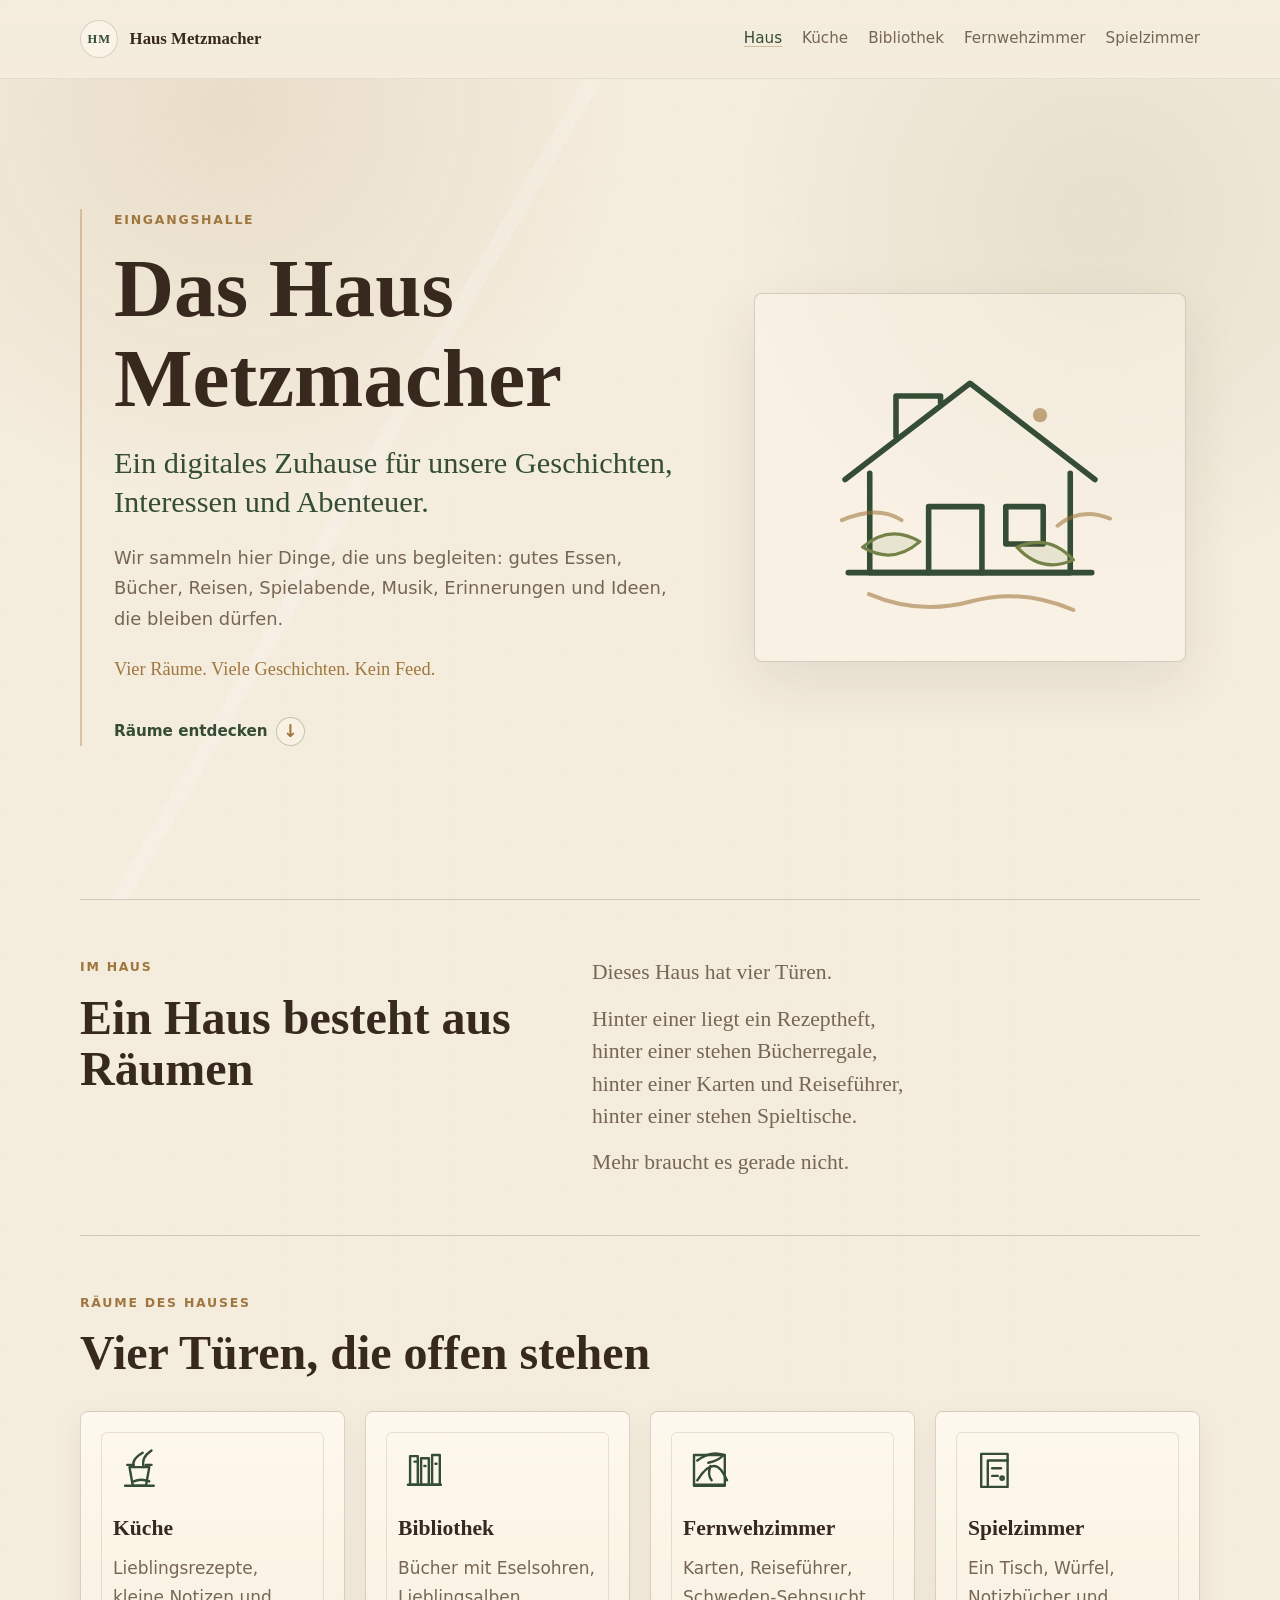
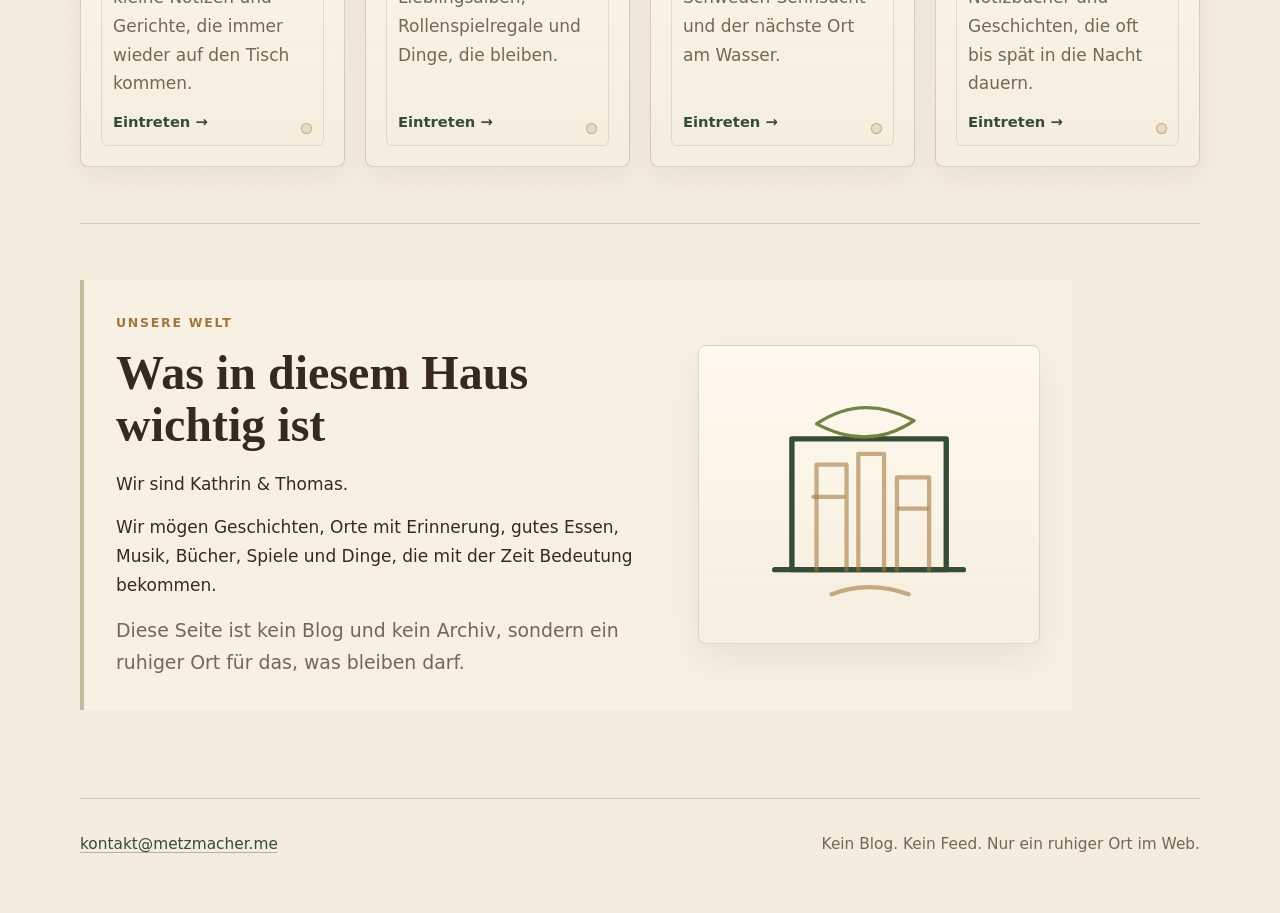
<file: index.html>
<!doctype html>
<html lang="de">
  <head>
    <meta charset="utf-8">
    <meta name="viewport" content="width=device-width, initial-scale=1">
    <meta
      name="description"
      content="Das Haus Metzmacher: ein digitales Zuhause für Geschichten, Interessen und Abenteuer von Kathrin & Thomas."
    >
    <title>Das Haus Metzmacher</title>
    <link
      rel="icon"
      href="data:image/svg+xml,%3Csvg xmlns='http://www.w3.org/2000/svg' viewBox='0 0 64 64'%3E%3Crect width='64' height='64' rx='12' fill='%23f4ecdd'/%3E%3Cpath d='M14 31 32 16l18 15v19H14z' fill='none' stroke='%23344d34' stroke-width='5' stroke-linejoin='round'/%3E%3Cpath d='M25 50V36h14v14' fill='none' stroke='%23a0763f' stroke-width='4'/%3E%3C/svg%3E"
    >
    <link rel="stylesheet" href="/styles.css">
  </head>
  <body>
    <a class="skip-link" href="#inhalt">Zum Inhalt springen</a>

    <header class="site-header" aria-label="Kopfbereich">
      <nav class="nav" aria-label="Wegweiser im Haus">
        <a class="brand" href="/" aria-label="Zur Eingangshalle">
          <span class="brand-mark" aria-hidden="true">HM</span>
          <span>Haus Metzmacher</span>
        </a>
        <ul class="nav-list">
          <li><a href="/" aria-current="page">Haus</a></li>
          <li><a href="/kueche/">Küche</a></li>
          <li><a href="/bibliothek/">Bibliothek</a></li>
          <li><a href="/fernwehzimmer/">Fernwehzimmer</a></li>
          <li><a href="/spielzimmer/">Spielzimmer</a></li>
        </ul>
      </nav>
    </header>

    <main id="inhalt">
      <section class="hero section" id="top" aria-labelledby="hero-title">
        <div class="hero-copy">
          <p class="eyebrow">Eingangshalle</p>
          <h1 id="hero-title">Das Haus Metzmacher</h1>
          <p class="subtitle">Ein digitales Zuhause für unsere Geschichten, Interessen und Abenteuer.</p>
          <p>
            Wir sammeln hier Dinge, die uns begleiten: gutes Essen, Bücher, Reisen,
            Spielabende, Musik, Erinnerungen und Ideen, die bleiben dürfen.
          </p>
          <p class="hero-note">Vier Räume. Viele Geschichten. Kein Feed.</p>
          <a class="scroll-cue" href="#haus-raeume" aria-label="Zur Einführung der Räume scrollen">
            Räume entdecken
            <span aria-hidden="true">↓</span>
          </a>
        </div>

        <div class="hero-illustration" aria-hidden="true">
          <svg viewBox="0 0 460 380" role="img" focusable="false">
            <path class="svg-line" d="M73 193 230 72l157 121" />
            <path class="svg-line" d="M104 185v125h252V185" />
            <path class="svg-line" d="M178 310v-83h67v83" />
            <path class="svg-line" d="M275 227h47v47h-47z" />
            <path class="svg-line" d="M137 139V88h56v8" />
            <path class="svg-line" d="M77 310h306" />
            <path class="svg-soft" d="M103 337c42 18 85 21 129 9s86-7 128 11" />
            <path class="svg-soft" d="M69 244c30-13 55-13 75 0" />
            <path class="svg-soft" d="M340 251c19-16 41-19 66-9" />
            <circle class="svg-dot" cx="318" cy="112" r="9" />
            <path class="svg-leaf" d="M95 278c23-20 47-22 72-7-23 20-47 22-72 7z" />
            <path class="svg-leaf" d="M360 294c-21-23-44-28-71-16 21 23 44 28 71 16z" />
          </svg>
        </div>
      </section>

      <section class="section house-intro" id="haus-raeume" aria-labelledby="house-intro-title">
        <div class="section-heading">
          <p class="eyebrow">Im Haus</p>
          <h2 id="house-intro-title">Ein Haus besteht aus Räumen</h2>
        </div>
        <div class="intro-text">
          <p>Dieses Haus hat vier Türen.</p>
          <p>
            Hinter einer liegt ein Rezeptheft,<br>
            hinter einer stehen Bücherregale,<br>
            hinter einer Karten und Reiseführer,<br>
            hinter einer stehen Spieltische.
          </p>
          <p>Mehr braucht es gerade nicht.</p>
        </div>
      </section>

      <section class="section rooms" id="raeume" aria-labelledby="rooms-title">
        <div class="section-heading">
          <p class="eyebrow">Räume des Hauses</p>
          <h2 id="rooms-title">Vier Türen, die offen stehen</h2>
        </div>

        <div class="room-grid">
          <article class="room-card">
            <a class="room-link" href="/kueche/" aria-label="Die Küche betreten">
              <div class="room-icon" aria-hidden="true">
                <svg viewBox="0 0 48 48" focusable="false">
                  <path d="M11 38h26" />
                  <path d="M15 21h18l-3 17H18z" />
                  <path d="M19 21c-2-5 1-9 8-13" />
                  <path d="M28 21c-2-6 1-11 7-15" />
                  <path d="M13 19h5" />
                  <path d="M30 19h5" />
                  <path d="M19 34c4-2 9-2 14 0" />
                </svg>
              </div>
              <h3>Küche</h3>
              <p>Lieblingsrezepte, kleine Notizen und Gerichte, die immer wieder auf den Tisch kommen.</p>
              <span class="room-enter" aria-hidden="true">Eintreten →</span>
            </a>
          </article>

          <article class="room-card">
            <a class="room-link" href="/bibliothek/" aria-label="Die Bibliothek betreten">
              <div class="room-icon" aria-hidden="true">
                <svg viewBox="0 0 48 48" focusable="false">
                  <path d="M9 37h30" />
                  <path d="M11 11h7v26h-7z" />
                  <path d="M21 13h7v24h-7z" />
                  <path d="M31 10h7v27h-7z" />
                  <path d="M15 16h2" />
                  <path d="M24 20h1" />
                  <path d="M34 18h1" />
                </svg>
              </div>
              <h3>Bibliothek</h3>
              <p>Bücher mit Eselsohren, Lieblingsalben, Rollenspielregale und Dinge, die bleiben.</p>
              <span class="room-enter" aria-hidden="true">Eintreten →</span>
            </a>
          </article>

          <article class="room-card">
            <a class="room-link" href="/fernwehzimmer/" aria-label="Das Fernwehzimmer betreten">
              <div class="room-icon" aria-hidden="true">
                <svg viewBox="0 0 48 48" focusable="false">
                  <path d="M11 37h26" />
                  <path d="M13 33c5-8 10-13 15-13s8 5 12 13" />
                  <path d="M25 20c-2 5-2 9 1 13" />
                  <path d="M13 15c8-6 16-8 24-5" />
                  <path d="M37 10c-4 4-8 6-14 7" />
                  <path d="M10 10h28v28H10z" />
                </svg>
              </div>
              <h3>Fernwehzimmer</h3>
              <p>Karten, Reiseführer, Schweden-Sehnsucht und der nächste Ort am Wasser.</p>
              <span class="room-enter" aria-hidden="true">Eintreten →</span>
            </a>
          </article>

          <article class="room-card">
            <a class="room-link" href="/spielzimmer/" aria-label="Das Spielzimmer betreten">
              <div class="room-icon" aria-hidden="true">
                <svg viewBox="0 0 48 48" focusable="false">
                  <path d="M12 9h24v30H12z" />
                  <path d="M18 39V15h18" />
                  <path d="M22 22h8" />
                  <path d="M22 29h5" />
                  <circle cx="31" cy="31" r="1.5" />
                </svg>
              </div>
              <h3>Spielzimmer</h3>
              <p>Ein Tisch, Würfel, Notizbücher und Geschichten, die oft bis spät in die Nacht dauern.</p>
              <span class="room-enter" aria-hidden="true">Eintreten →</span>
            </a>
          </article>
        </div>
      </section>

      <section class="section about" id="was-wichtig-ist" aria-labelledby="values-title">
        <div class="about-note">
          <div class="about-copy">
            <p class="eyebrow">Unsere Welt</p>
            <h2 id="values-title">Was in diesem Haus wichtig ist</h2>
            <p>
              Wir sind Kathrin &amp; Thomas.
            </p>
            <p>
              Wir mögen Geschichten, Orte mit Erinnerung, gutes Essen, Musik, Bücher,
              Spiele und Dinge, die mit der Zeit Bedeutung bekommen.
            </p>
            <p>
              Diese Seite ist kein Blog und kein Archiv, sondern ein ruhiger Ort für
              das, was bleiben darf.
            </p>
          </div>

          <div class="values-illustration" aria-hidden="true">
            <svg viewBox="0 0 280 240" focusable="false">
              <path class="svg-line" d="M52 190h176" />
              <path class="svg-line" d="M68 68h144v122H68z" />
              <path class="svg-soft" d="M91 190V92h28v98" />
              <path class="svg-soft" d="M130 190V82h24v108" />
              <path class="svg-soft" d="M166 190V104h30v86" />
              <path class="svg-soft" d="M88 122h28" />
              <path class="svg-soft" d="M168 133h26" />
              <circle class="svg-dot" cx="142" cy="133" r="7" />
              <path class="svg-leaf" d="M91 54c28-19 59-20 91-3-28 19-59 20-91 3z" />
              <path class="svg-soft" d="M105 213c23-9 47-9 72 0" />
            </svg>
          </div>
        </div>
      </section>
    </main>

    <footer class="site-footer">
      <p>
        <a href="mailto:kontakt@metzmacher.me">kontakt@metzmacher.me</a>
      </p>
      <p>Kein Blog. Kein Feed. Nur ein ruhiger Ort im Web.</p>
    </footer>
  </body>
</html>
</file>
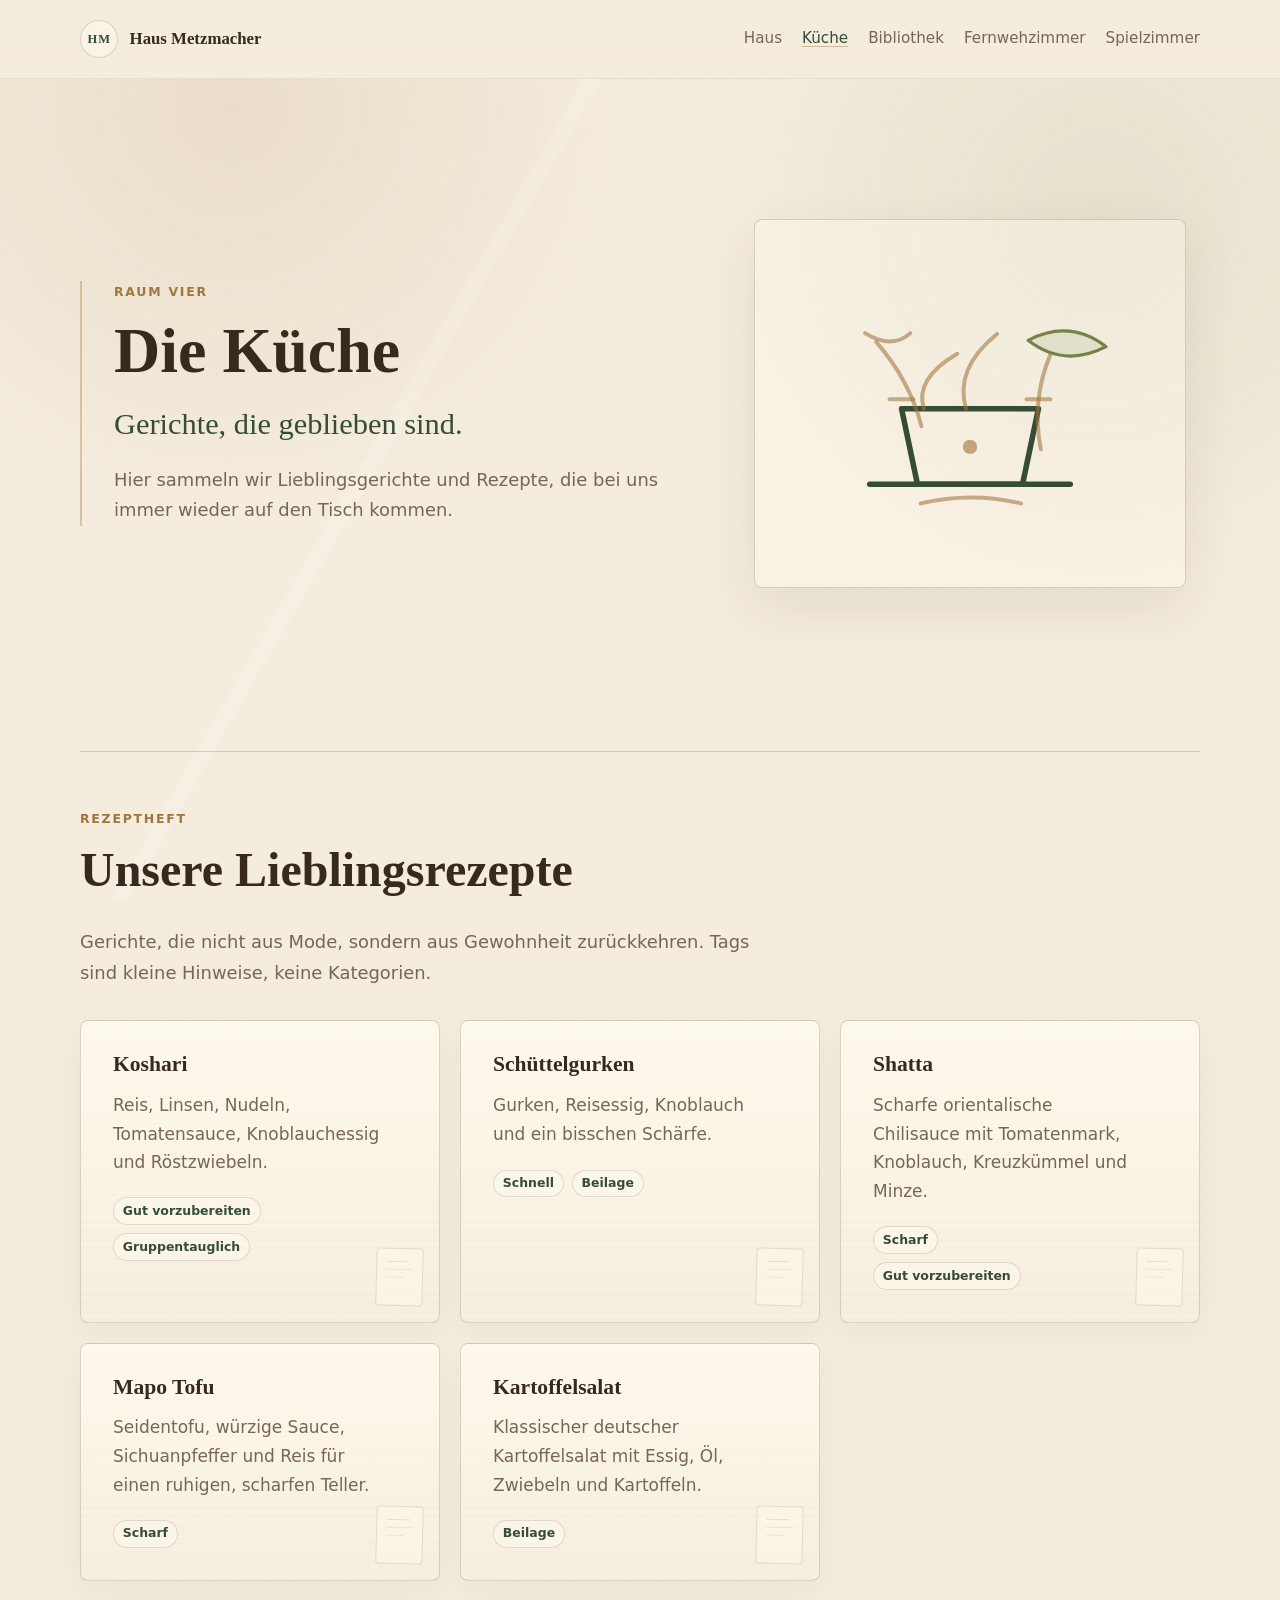
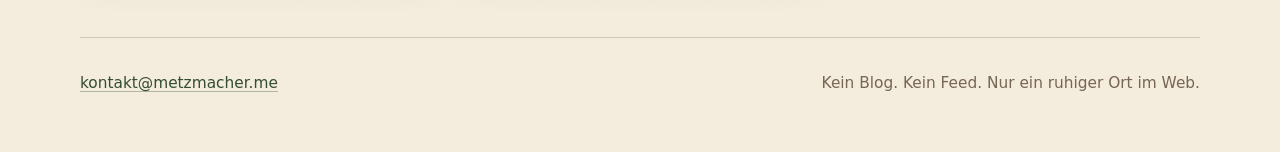
<file: kueche/index.html>
<!doctype html>
<html lang="de">
  <head>
    <meta charset="utf-8">
    <meta name="viewport" content="width=device-width, initial-scale=1">
    <meta
      name="description"
      content="Die Küche im Haus Metzmacher: Lieblingsgerichte und Rezepte, die geblieben sind."
    >
    <title>Die Küche | Das Haus Metzmacher</title>
    <link
      rel="icon"
      href="data:image/svg+xml,%3Csvg xmlns='http://www.w3.org/2000/svg' viewBox='0 0 64 64'%3E%3Crect width='64' height='64' rx='12' fill='%23f4ecdd'/%3E%3Cpath d='M14 31 32 16l18 15v19H14z' fill='none' stroke='%23344d34' stroke-width='5' stroke-linejoin='round'/%3E%3Cpath d='M25 50V36h14v14' fill='none' stroke='%23a0763f' stroke-width='4'/%3E%3C/svg%3E"
    >
    <link rel="stylesheet" href="/styles.css">
  </head>
  <body>
    <a class="skip-link" href="#inhalt">Zum Inhalt springen</a>

    <header class="site-header" aria-label="Kopfbereich">
      <nav class="nav" aria-label="Wegweiser im Haus">
        <a class="brand" href="/" aria-label="Zur Eingangshalle">
          <span class="brand-mark" aria-hidden="true">HM</span>
          <span>Haus Metzmacher</span>
        </a>
        <ul class="nav-list">
          <li><a href="/">Haus</a></li>
          <li><a href="/kueche/" aria-current="page">Küche</a></li>
          <li><a href="/bibliothek/">Bibliothek</a></li>
          <li><a href="/fernwehzimmer/">Fernwehzimmer</a></li>
          <li><a href="/spielzimmer/">Spielzimmer</a></li>
        </ul>
      </nav>
    </header>

    <main id="inhalt">
      <section class="hero room-hero section" aria-labelledby="room-title">
        <div class="hero-copy">
          <p class="eyebrow">Raum vier</p>
          <h1 id="room-title">Die Küche</h1>
          <p class="subtitle">Gerichte, die geblieben sind.</p>
          <p>
            Hier sammeln wir Lieblingsgerichte und Rezepte, die bei uns immer
            wieder auf den Tisch kommen.
          </p>
        </div>

        <div class="hero-illustration" aria-hidden="true">
          <svg viewBox="0 0 460 380" focusable="false">
            <path class="svg-line" d="M104 292h252" />
            <path class="svg-line" d="M144 197h172l-20 95H164z" />
            <path class="svg-soft" d="M172 197c-8-25 6-48 42-69" />
            <path class="svg-soft" d="M225 197c-10-34 3-65 39-94" />
            <path class="svg-soft" d="M129 185h30" />
            <path class="svg-soft" d="M301 185h30" />
            <path class="svg-soft" d="M168 316c42-10 84-10 126 0" />
            <circle class="svg-dot" cx="230" cy="245" r="9" />
            <path class="svg-leaf" d="M303 111c35-18 67-16 98 8-35 18-67 16-98-8z" />
            <path class="svg-soft" d="M331 129c-16 38-20 78-12 119" />
            <path class="svg-soft" d="M112 113c28 32 47 67 57 106" />
            <path class="svg-soft" d="M98 102c23 14 42 14 57 0" />
          </svg>
        </div>
      </section>

      <section class="section room-content recipes-section" aria-labelledby="recipes-title">
        <div class="section-heading">
          <p class="eyebrow">Rezeptheft</p>
          <h2 id="recipes-title">Unsere Lieblingsrezepte</h2>
        </div>
        <p class="quiet-copy">
          Gerichte, die nicht aus Mode, sondern aus Gewohnheit zurückkehren.
          Tags sind kleine Hinweise, keine Kategorien.
        </p>
        <div class="recipe-grid">
          <article class="recipe-card">
            <a class="recipe-link" href="/kueche/koshari/">
              <h3>Koshari</h3>
              <p>Reis, Linsen, Nudeln, Tomatensauce, Knoblauchessig und Röstzwiebeln.</p>
              <ul class="recipe-tags">
                <li>Gut vorzubereiten</li>
                <li>Gruppentauglich</li>
              </ul>
            </a>
          </article>
          <article class="recipe-card">
            <a class="recipe-link" href="/kueche/schuettelgurken/">
              <h3>Schüttelgurken</h3>
              <p>Gurken, Reisessig, Knoblauch und ein bisschen Schärfe.</p>
              <ul class="recipe-tags">
                <li>Schnell</li>
                <li>Beilage</li>
              </ul>
            </a>
          </article>
          <article class="recipe-card">
            <a class="recipe-link" href="/kueche/shatta/">
              <h3>Shatta</h3>
              <p>Scharfe orientalische Chilisauce mit Tomatenmark, Knoblauch, Kreuzkümmel und Minze.</p>
              <ul class="recipe-tags">
                <li>Scharf</li>
                <li>Gut vorzubereiten</li>
              </ul>
            </a>
          </article>
          <article class="recipe-card">
            <a class="recipe-link" href="/kueche/mapo-tofu/">
              <h3>Mapo Tofu</h3>
              <p>Seidentofu, würzige Sauce, Sichuanpfeffer und Reis für einen ruhigen, scharfen Teller.</p>
              <ul class="recipe-tags">
                <li>Scharf</li>
              </ul>
            </a>
          </article>
          <article class="recipe-card">
            <a class="recipe-link" href="/kueche/kartoffelsalat/">
              <h3>Kartoffelsalat</h3>
              <p>Klassischer deutscher Kartoffelsalat mit Essig, Öl, Zwiebeln und Kartoffeln.</p>
              <ul class="recipe-tags">
                <li>Beilage</li>
              </ul>
            </a>
          </article>
        </div>
      </section>
    </main>

    <footer class="site-footer">
      <p><a href="mailto:kontakt@metzmacher.me">kontakt@metzmacher.me</a></p>
      <p>Kein Blog. Kein Feed. Nur ein ruhiger Ort im Web.</p>
    </footer>
  </body>
</html>
</file>
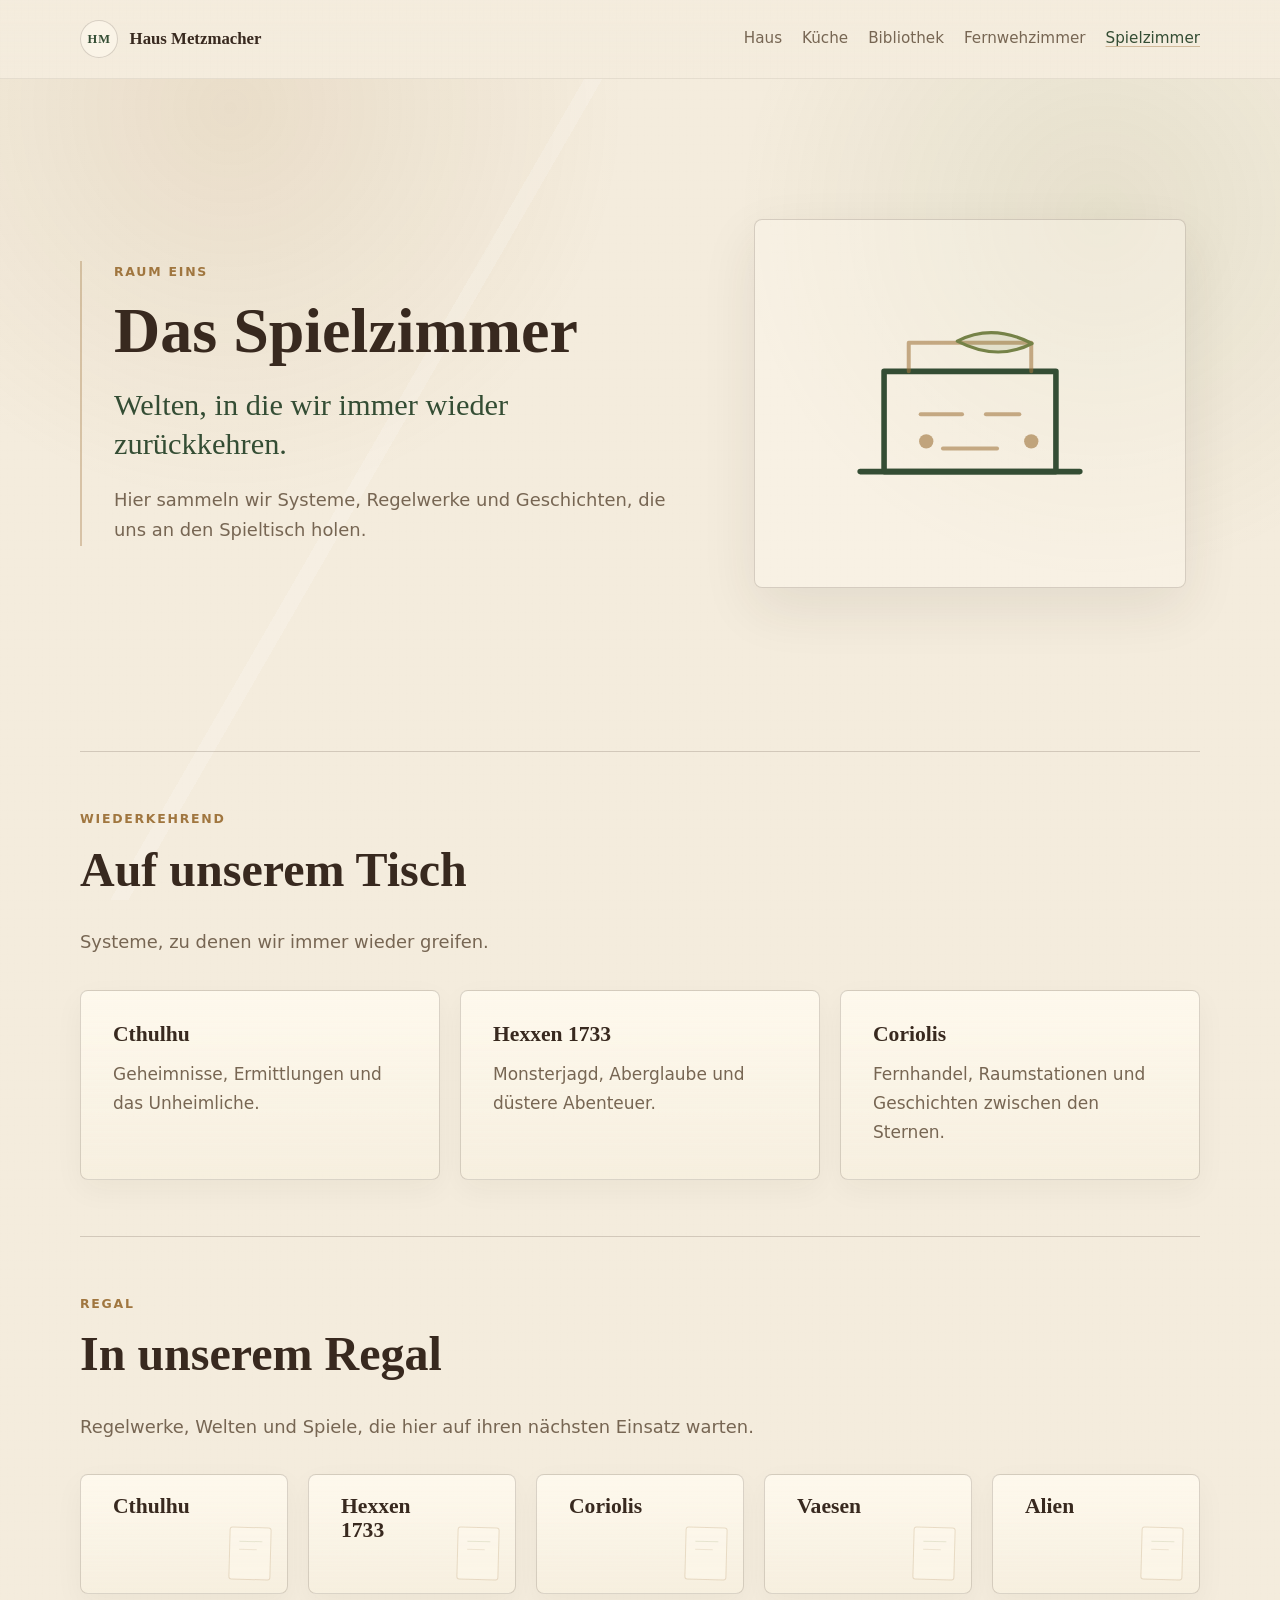
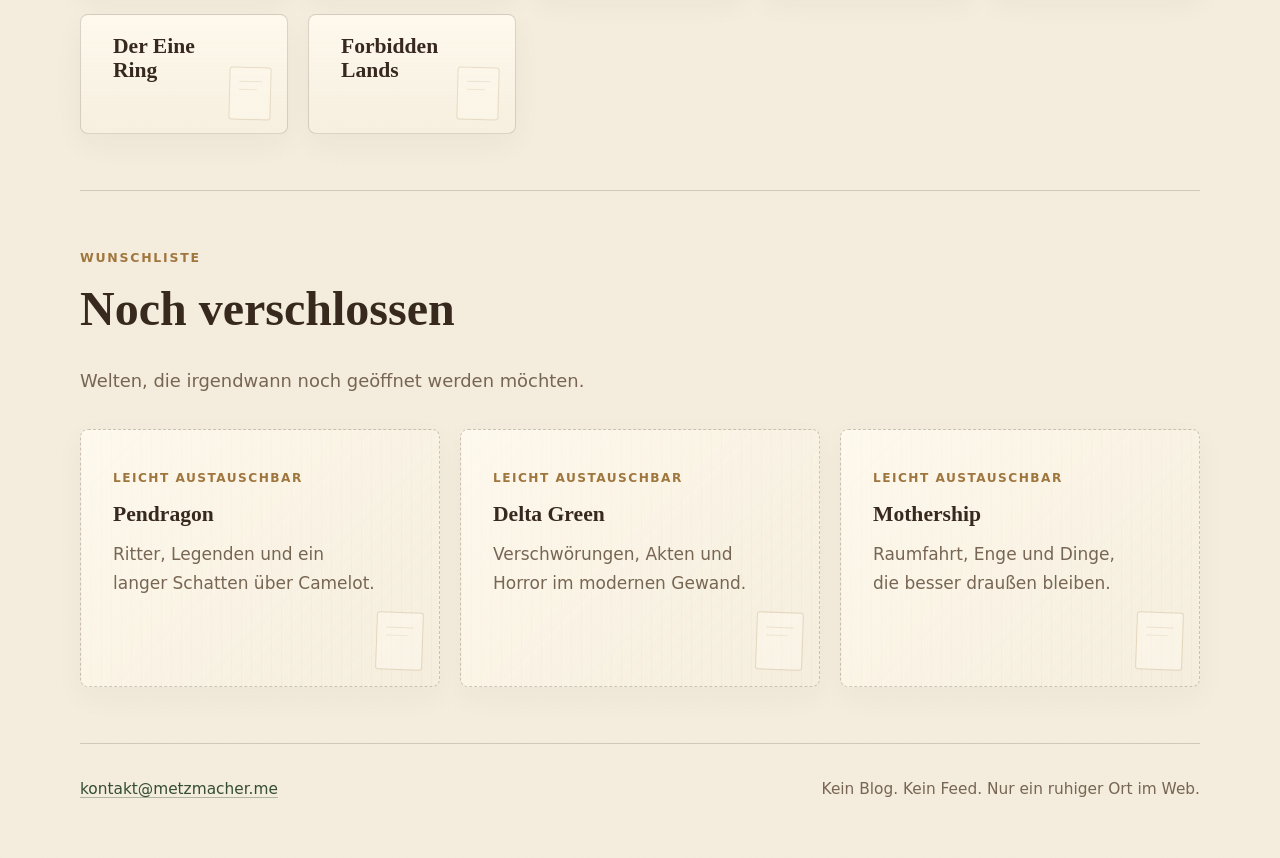
<file: spielzimmer/index.html>
<!doctype html>
<html lang="de">
  <head>
    <meta charset="utf-8">
    <meta name="viewport" content="width=device-width, initial-scale=1">
    <meta
      name="description"
      content="Das Spielzimmer im Haus Metzmacher: Pen & Paper, Systeme, Lieblingswelten und Erinnerungen."
    >
    <title>Das Spielzimmer | Das Haus Metzmacher</title>
    <link
      rel="icon"
      href="data:image/svg+xml,%3Csvg xmlns='http://www.w3.org/2000/svg' viewBox='0 0 64 64'%3E%3Crect width='64' height='64' rx='12' fill='%23f4ecdd'/%3E%3Cpath d='M14 31 32 16l18 15v19H14z' fill='none' stroke='%23344d34' stroke-width='5' stroke-linejoin='round'/%3E%3Cpath d='M25 50V36h14v14' fill='none' stroke='%23a0763f' stroke-width='4'/%3E%3C/svg%3E"
    >
    <link rel="stylesheet" href="/styles.css">
  </head>
  <body>
    <a class="skip-link" href="#inhalt">Zum Inhalt springen</a>

    <header class="site-header" aria-label="Kopfbereich">
      <nav class="nav" aria-label="Wegweiser im Haus">
        <a class="brand" href="/" aria-label="Zur Eingangshalle">
          <span class="brand-mark" aria-hidden="true">HM</span>
          <span>Haus Metzmacher</span>
        </a>
        <ul class="nav-list">
          <li><a href="/">Haus</a></li>
          <li><a href="/kueche/">Küche</a></li>
          <li><a href="/bibliothek/">Bibliothek</a></li>
          <li><a href="/fernwehzimmer/">Fernwehzimmer</a></li>
          <li><a href="/spielzimmer/" aria-current="page">Spielzimmer</a></li>
        </ul>
      </nav>
    </header>

    <main id="inhalt">
      <section class="hero room-hero section" aria-labelledby="room-title">
        <div class="hero-copy">
          <p class="eyebrow">Raum eins</p>
          <h1 id="room-title">Das Spielzimmer</h1>
          <p class="subtitle">Welten, in die wir immer wieder zurückkehren.</p>
          <p>
            Hier sammeln wir Systeme, Regelwerke und Geschichten, die uns an den
            Spieltisch holen.
          </p>
        </div>

        <div class="hero-illustration" aria-hidden="true">
          <svg viewBox="0 0 460 380" focusable="false">
            <path class="svg-line" d="M92 276h276" />
            <path class="svg-line" d="M122 150h216v126H122z" />
            <path class="svg-soft" d="M153 150v-36h154v36" />
            <path class="svg-soft" d="M168 204h52" />
            <path class="svg-soft" d="M250 204h42" />
            <path class="svg-soft" d="M196 247h68" />
            <circle class="svg-dot" cx="175" cy="238" r="9" />
            <circle class="svg-dot" cx="307" cy="238" r="9" />
            <path class="svg-leaf" d="M214 112c29-15 61-14 94 3-29 15-61 14-94-3z" />
          </svg>
        </div>
      </section>

      <section class="section room-content games-section" aria-labelledby="table-title">
        <div class="section-heading">
          <p class="eyebrow">Wiederkehrend</p>
          <h2 id="table-title">Auf unserem Tisch</h2>
        </div>
        <p class="quiet-copy">Systeme, zu denen wir immer wieder greifen.</p>
        <div class="collection-grid game-grid" data-games-section="favorites">
          <article class="collection-card game-card">
            <h3>Cthulhu</h3>
            <p>Geheimnisse, Ermittlungen und das Unheimliche.</p>
          </article>
          <article class="collection-card game-card">
            <h3>Hexxen 1733</h3>
            <p>Monsterjagd, Aberglaube und düstere Abenteuer.</p>
          </article>
          <article class="collection-card game-card">
            <h3>Coriolis</h3>
            <p>Fernhandel, Raumstationen und Geschichten zwischen den Sternen.</p>
          </article>
        </div>
      </section>

      <section class="section room-content games-section" aria-labelledby="shelf-title">
        <div class="section-heading">
          <p class="eyebrow">Regal</p>
          <h2 id="shelf-title">In unserem Regal</h2>
        </div>
        <p class="quiet-copy">
          Regelwerke, Welten und Spiele, die hier auf ihren nächsten Einsatz warten.
        </p>
        <div class="game-shelf-grid" data-games-section="collection">
          <article class="collection-card game-shelf-card">
            <h3>Cthulhu</h3>
          </article>
          <article class="collection-card game-shelf-card">
            <h3>Hexxen 1733</h3>
          </article>
          <article class="collection-card game-shelf-card">
            <h3>Coriolis</h3>
          </article>
          <article class="collection-card game-shelf-card">
            <h3>Vaesen</h3>
          </article>
          <article class="collection-card game-shelf-card">
            <h3>Alien</h3>
          </article>
          <article class="collection-card game-shelf-card">
            <h3>Der Eine Ring</h3>
          </article>
          <article class="collection-card game-shelf-card">
            <h3>Forbidden Lands</h3>
          </article>
        </div>
      </section>

      <section class="section room-content games-section" aria-labelledby="closed-title">
        <div class="section-heading">
          <p class="eyebrow">Wunschliste</p>
          <h2 id="closed-title">Noch verschlossen</h2>
        </div>
        <p class="quiet-copy">
          Welten, die irgendwann noch geöffnet werden möchten.
        </p>
        <div class="placeholder-grid game-wishlist" data-games-section="wishlist">
          <article class="placeholder-card game-wish-card">
            <span>Leicht austauschbar</span>
            <h3>Pendragon</h3>
            <p>Ritter, Legenden und ein langer Schatten über Camelot.</p>
          </article>
          <article class="placeholder-card game-wish-card">
            <span>Leicht austauschbar</span>
            <h3>Delta Green</h3>
            <p>Verschwörungen, Akten und Horror im modernen Gewand.</p>
          </article>
          <article class="placeholder-card game-wish-card">
            <span>Leicht austauschbar</span>
            <h3>Mothership</h3>
            <p>Raumfahrt, Enge und Dinge, die besser draußen bleiben.</p>
          </article>
        </div>
      </section>
    </main>

    <footer class="site-footer">
      <p><a href="mailto:kontakt@metzmacher.me">kontakt@metzmacher.me</a></p>
      <p>Kein Blog. Kein Feed. Nur ein ruhiger Ort im Web.</p>
    </footer>
    <script src="/scripts/games.js" defer></script>
  </body>
</html>
</file>
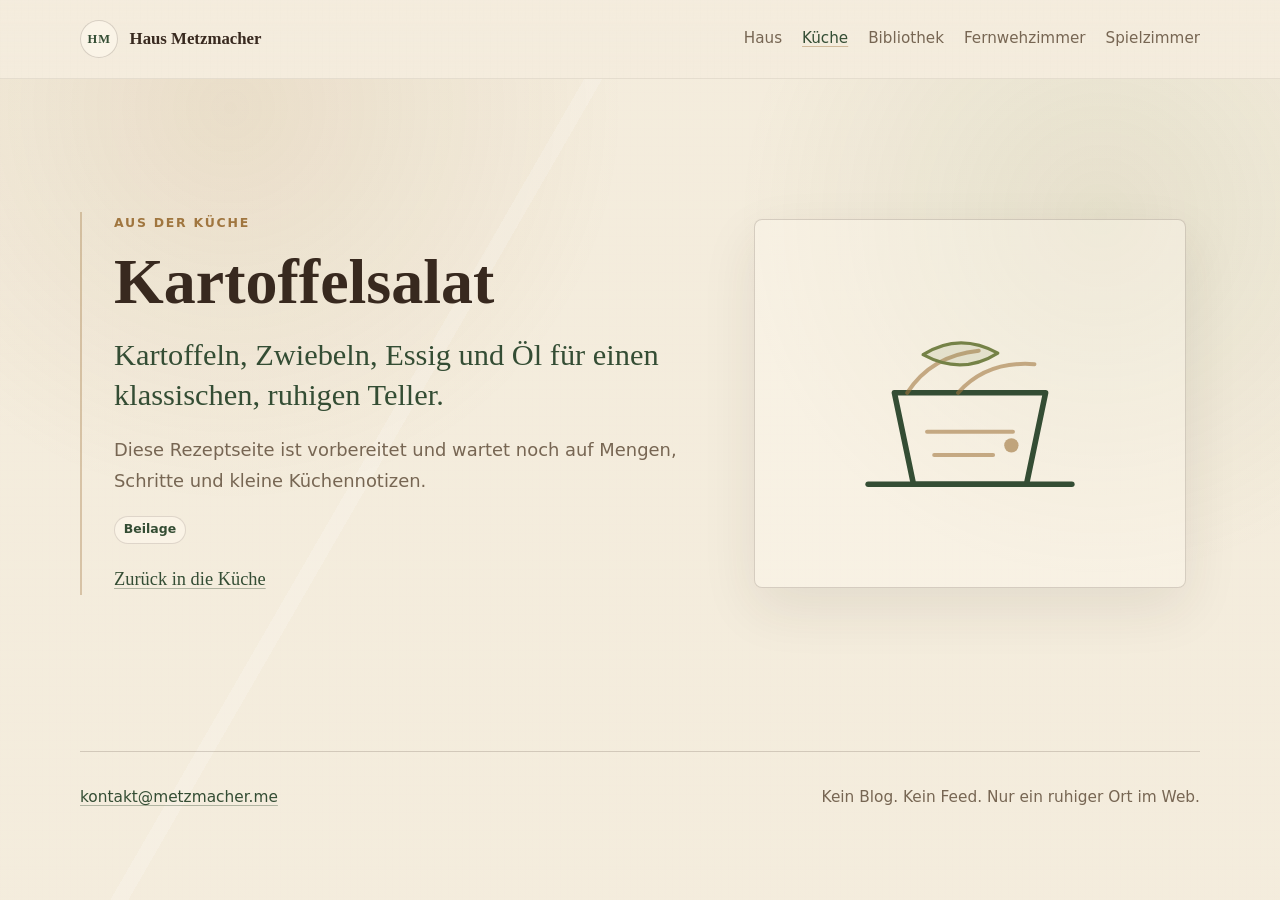
<file: kueche/kartoffelsalat/index.html>
<!doctype html>
<html lang="de">
  <head>
    <meta charset="utf-8">
    <meta name="viewport" content="width=device-width, initial-scale=1">
    <meta
      name="description"
      content="Kartoffelsalat im Haus Metzmacher: eine vorbereitete Rezeptnotiz in der Küche."
    >
    <title>Kartoffelsalat | Die Küche | Das Haus Metzmacher</title>
    <link
      rel="icon"
      href="data:image/svg+xml,%3Csvg xmlns='http://www.w3.org/2000/svg' viewBox='0 0 64 64'%3E%3Crect width='64' height='64' rx='12' fill='%23f4ecdd'/%3E%3Cpath d='M14 31 32 16l18 15v19H14z' fill='none' stroke='%23344d34' stroke-width='5' stroke-linejoin='round'/%3E%3Cpath d='M25 50V36h14v14' fill='none' stroke='%23a0763f' stroke-width='4'/%3E%3C/svg%3E"
    >
    <link rel="stylesheet" href="/styles.css">
  </head>
  <body>
    <a class="skip-link" href="#inhalt">Zum Inhalt springen</a>

    <header class="site-header" aria-label="Kopfbereich">
      <nav class="nav" aria-label="Wegweiser im Haus">
        <a class="brand" href="/" aria-label="Zur Eingangshalle">
          <span class="brand-mark" aria-hidden="true">HM</span>
          <span>Haus Metzmacher</span>
        </a>
        <ul class="nav-list">
          <li><a href="/">Haus</a></li>
          <li><a href="/kueche/" aria-current="location">Küche</a></li>
          <li><a href="/bibliothek/">Bibliothek</a></li>
          <li><a href="/fernwehzimmer/">Fernwehzimmer</a></li>
          <li><a href="/spielzimmer/">Spielzimmer</a></li>
        </ul>
      </nav>
    </header>

    <main id="inhalt">
      <section class="hero room-hero recipe-hero section" aria-labelledby="recipe-title">
        <div class="hero-copy">
          <p class="eyebrow">Aus der Küche</p>
          <h1 id="recipe-title">Kartoffelsalat</h1>
          <p class="subtitle">Kartoffeln, Zwiebeln, Essig und Öl für einen klassischen, ruhigen Teller.</p>
          <p>
            Diese Rezeptseite ist vorbereitet und wartet noch auf Mengen, Schritte und
            kleine Küchennotizen.
          </p>
          <ul class="recipe-meta" aria-label="Rezept-Metadaten">
            <li>Beilage</li>
          </ul>
          <p class="hero-note"><a href="/kueche/">Zurück in die Küche</a></p>
        </div>

        <div class="hero-illustration" aria-hidden="true">
          <svg viewBox="0 0 460 380" focusable="false">
            <path class="svg-line" d="M102 292h256" />
            <path class="svg-line" d="M135 177h190l-24 115H159z" />
            <path class="svg-soft" d="M151 177c20-31 50-49 90-53" />
            <path class="svg-soft" d="M215 177c24-27 56-39 96-36" />
            <path class="svg-soft" d="M176 226h108" />
            <path class="svg-soft" d="M185 255h74" />
            <circle class="svg-dot" cx="282" cy="243" r="9" />
            <path class="svg-leaf" d="M171 129c30-19 61-20 94-2-30 19-61 20-94 2z" />
          </svg>
        </div>
      </section>

    </main>

    <footer class="site-footer">
      <p><a href="mailto:kontakt@metzmacher.me">kontakt@metzmacher.me</a></p>
      <p>Kein Blog. Kein Feed. Nur ein ruhiger Ort im Web.</p>
    </footer>
  </body>
</html>
</file>
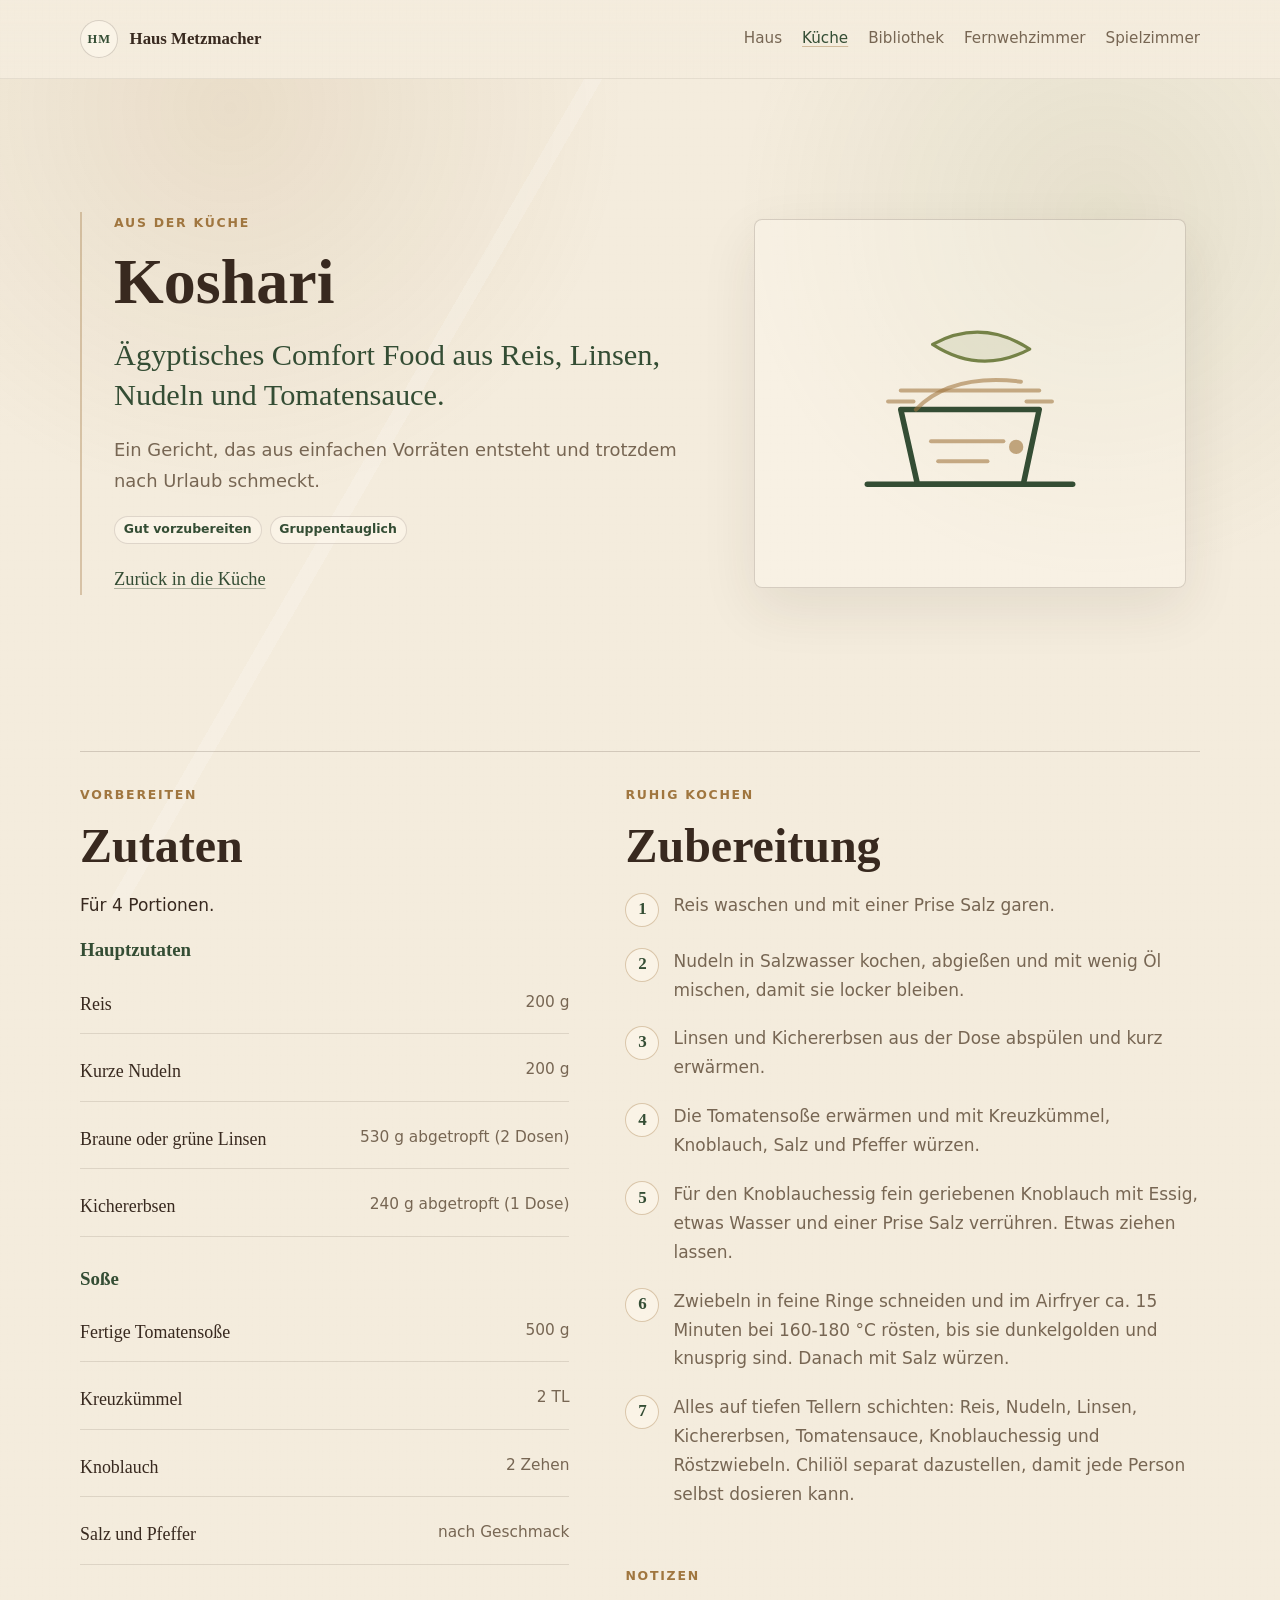
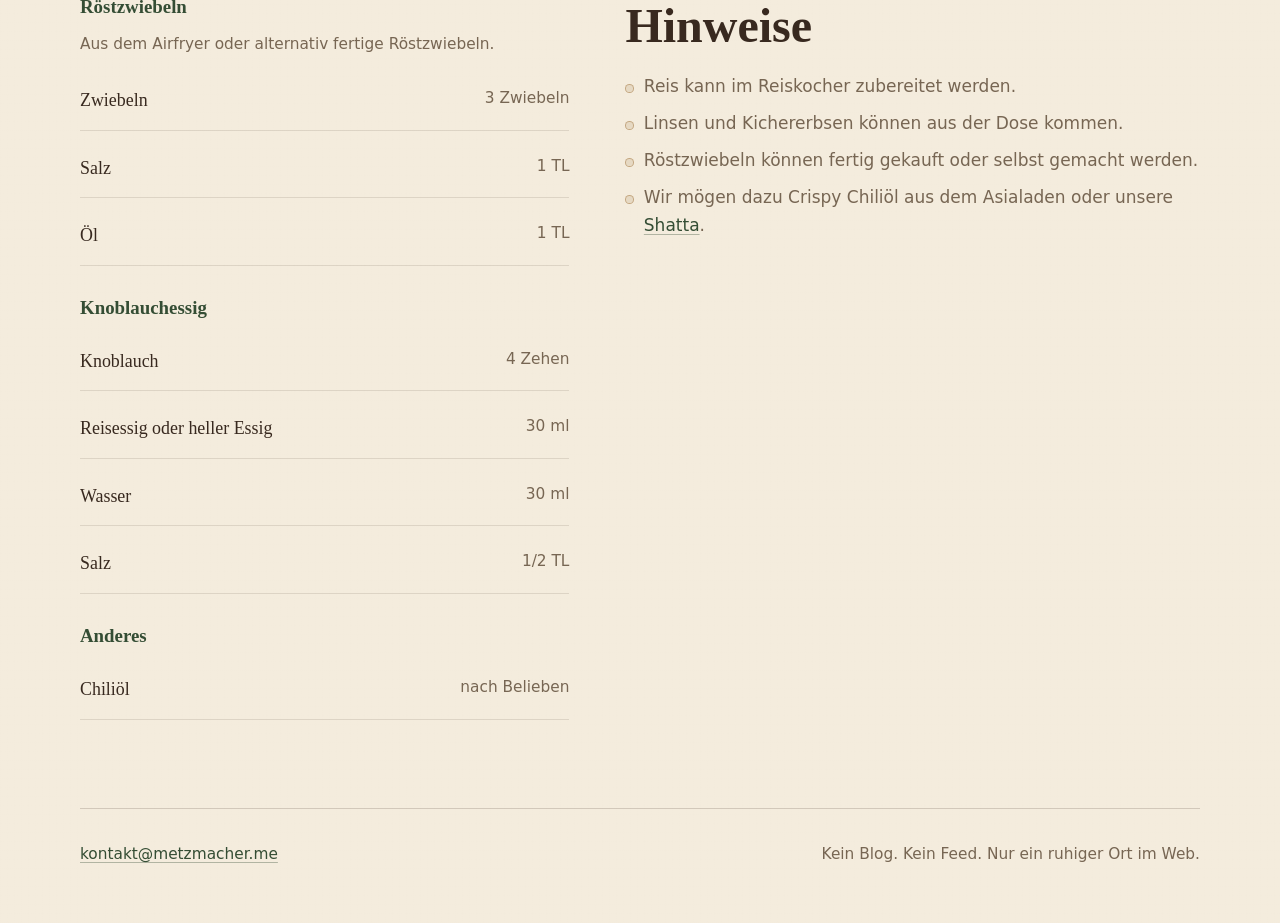
<file: kueche/koshari/index.html>
<!doctype html>
<html lang="de">
  <head>
    <meta charset="utf-8">
    <meta name="viewport" content="width=device-width, initial-scale=1">
    <meta
      name="description"
      content="Koshari im Haus Metzmacher: ägyptisches Comfort Food aus Reis, Linsen, Nudeln und Tomatensauce."
    >
    <title>Koshari | Die Küche | Das Haus Metzmacher</title>
    <link
      rel="icon"
      href="data:image/svg+xml,%3Csvg xmlns='http://www.w3.org/2000/svg' viewBox='0 0 64 64'%3E%3Crect width='64' height='64' rx='12' fill='%23f4ecdd'/%3E%3Cpath d='M14 31 32 16l18 15v19H14z' fill='none' stroke='%23344d34' stroke-width='5' stroke-linejoin='round'/%3E%3Cpath d='M25 50V36h14v14' fill='none' stroke='%23a0763f' stroke-width='4'/%3E%3C/svg%3E"
    >
    <link rel="stylesheet" href="/styles.css">
  </head>
  <body>
    <a class="skip-link" href="#inhalt">Zum Inhalt springen</a>

    <header class="site-header" aria-label="Kopfbereich">
      <nav class="nav" aria-label="Wegweiser im Haus">
        <a class="brand" href="/" aria-label="Zur Eingangshalle">
          <span class="brand-mark" aria-hidden="true">HM</span>
          <span>Haus Metzmacher</span>
        </a>
        <ul class="nav-list">
          <li><a href="/">Haus</a></li>
          <li><a href="/kueche/" aria-current="location">Küche</a></li>
          <li><a href="/bibliothek/">Bibliothek</a></li>
          <li><a href="/fernwehzimmer/">Fernwehzimmer</a></li>
          <li><a href="/spielzimmer/">Spielzimmer</a></li>
        </ul>
      </nav>
    </header>

    <main id="inhalt">
      <section class="hero room-hero recipe-hero section" aria-labelledby="recipe-title">
        <div class="hero-copy">
          <p class="eyebrow">Aus der Küche</p>
          <h1 id="recipe-title">Koshari</h1>
          <p class="subtitle">Ägyptisches Comfort Food aus Reis, Linsen, Nudeln und Tomatensauce.</p>
          <p>
            Ein Gericht, das aus einfachen Vorräten entsteht und trotzdem nach Urlaub
            schmeckt.
          </p>
          <ul class="recipe-meta" aria-label="Rezept-Metadaten">
            <li>Gut vorzubereiten</li>
            <li>Gruppentauglich</li>
          </ul>
          <p class="hero-note"><a href="/kueche/">Zurück in die Küche</a></p>
        </div>

        <div class="hero-illustration" aria-hidden="true">
          <svg viewBox="0 0 460 380" focusable="false">
            <path class="svg-line" d="M101 292h258" />
            <path class="svg-line" d="M143 198h174l-20 94H164z" />
            <path class="svg-soft" d="M162 198c30-31 74-42 132-35" />
            <path class="svg-soft" d="M181 238h91" />
            <path class="svg-soft" d="M190 263h62" />
            <circle class="svg-dot" cx="288" cy="245" r="9" />
            <path class="svg-soft" d="M143 174h174" />
            <path class="svg-soft" d="M127 188h32" />
            <path class="svg-soft" d="M301 188h32" />
            <path class="svg-leaf" d="M183 116c41-22 82-20 122 6-41 22-82 20-122-6z" />
          </svg>
        </div>
      </section>

      <section class="section room-content recipe-detail" aria-labelledby="ingredients-title">
        <div class="recipe-detail-grid">
          <div class="recipe-columns">
            <section aria-labelledby="ingredients-title">
              <div class="section-heading">
                <p class="eyebrow">Vorbereiten</p>
                <h2 id="ingredients-title">Zutaten</h2>
                <p>Für 4 Portionen.</p>
              </div>
              <div class="ingredient-groups">
                <section class="ingredient-group" aria-labelledby="main-ingredients-title">
                  <h3 id="main-ingredients-title">Hauptzutaten</h3>
                  <ul class="ingredient-list">
                    <li><span>Reis</span><span>200 g</span></li>
                    <li><span>Kurze Nudeln</span><span>200 g</span></li>
                    <li><span>Braune oder grüne Linsen</span><span>530 g abgetropft (2 Dosen)</span></li>
                    <li><span>Kichererbsen</span><span>240 g abgetropft (1 Dose)</span></li>
                  </ul>
                </section>

                <section class="ingredient-group" aria-labelledby="sauce-ingredients-title">
                  <h3 id="sauce-ingredients-title">Soße</h3>
                  <ul class="ingredient-list">
                    <li><span>Fertige Tomatensoße</span><span>500 g</span></li>
                    <li><span>Kreuzkümmel</span><span>2 TL</span></li>
                    <li><span>Knoblauch</span><span>2 Zehen</span></li>
                    <li><span>Salz und Pfeffer</span><span>nach Geschmack</span></li>
                  </ul>
                </section>

                <section class="ingredient-group" aria-labelledby="onion-ingredients-title">
                  <h3 id="onion-ingredients-title">Röstzwiebeln</h3>
                  <p class="ingredient-group-note">Aus dem Airfryer oder alternativ fertige Röstzwiebeln.</p>
                  <ul class="ingredient-list">
                    <li><span>Zwiebeln</span><span>3 Zwiebeln</span></li>
                    <li><span>Salz</span><span>1 TL</span></li>
                    <li><span>Öl</span><span>1 TL</span></li>
                  </ul>
                </section>

                <section class="ingredient-group" aria-labelledby="vinegar-ingredients-title">
                  <h3 id="vinegar-ingredients-title">Knoblauchessig</h3>
                  <ul class="ingredient-list">
                    <li><span>Knoblauch</span><span>4 Zehen</span></li>
                    <li><span>Reisessig oder heller Essig</span><span>30 ml</span></li>
                    <li><span>Wasser</span><span>30 ml</span></li>
                    <li><span>Salz</span><span>1/2 TL</span></li>
                  </ul>
                </section>

                <section class="ingredient-group" aria-labelledby="other-ingredients-title">
                  <h3 id="other-ingredients-title">Anderes</h3>
                  <ul class="ingredient-list">
                    <li><span>Chiliöl</span><span>nach Belieben</span></li>
                  </ul>
                </section>
              </div>
            </section>

            <div class="recipe-instructions">
              <section aria-labelledby="steps-title">
                <div class="section-heading">
                  <p class="eyebrow">Ruhig kochen</p>
                  <h2 id="steps-title">Zubereitung</h2>
                </div>
                <ol class="recipe-steps">
                  <li>Reis waschen und mit einer Prise Salz garen.</li>
                  <li>Nudeln in Salzwasser kochen, abgießen und mit wenig Öl mischen, damit sie locker bleiben.</li>
                  <li>Linsen und Kichererbsen aus der Dose abspülen und kurz erwärmen.</li>
                  <li>Die Tomatensoße erwärmen und mit Kreuzkümmel, Knoblauch, Salz und Pfeffer würzen.</li>
                  <li>Für den Knoblauchessig fein geriebenen Knoblauch mit Essig, etwas Wasser und einer Prise Salz verrühren. Etwas ziehen lassen.</li>
                  <li>Zwiebeln in feine Ringe schneiden und im Airfryer ca. 15 Minuten bei 160-180 °C rösten, bis sie dunkelgolden und knusprig sind. Danach mit Salz würzen.</li>
                  <li>Alles auf tiefen Tellern schichten: Reis, Nudeln, Linsen, Kichererbsen, Tomatensauce, Knoblauchessig und Röstzwiebeln. Chiliöl separat dazustellen, damit jede Person selbst dosieren kann.</li>
                </ol>
              </section>

              <section aria-labelledby="notes-title">
                <div class="section-heading">
                  <p class="eyebrow">Notizen</p>
                  <h2 id="notes-title">Hinweise</h2>
                </div>
                <ul class="recipe-notes">
                  <li>Reis kann im Reiskocher zubereitet werden.</li>
                  <li>Linsen und Kichererbsen können aus der Dose kommen.</li>
                  <li>Röstzwiebeln können fertig gekauft oder selbst gemacht werden.</li>
                  <li>Wir mögen dazu Crispy Chiliöl aus dem Asialaden oder unsere <a href="/kueche/shatta/">Shatta</a>.</li>
                </ul>
              </section>
            </div>
          </div>
        </div>
      </section>
    </main>

    <footer class="site-footer">
      <p><a href="mailto:kontakt@metzmacher.me">kontakt@metzmacher.me</a></p>
      <p>Kein Blog. Kein Feed. Nur ein ruhiger Ort im Web.</p>
    </footer>
  </body>
</html>
</file>
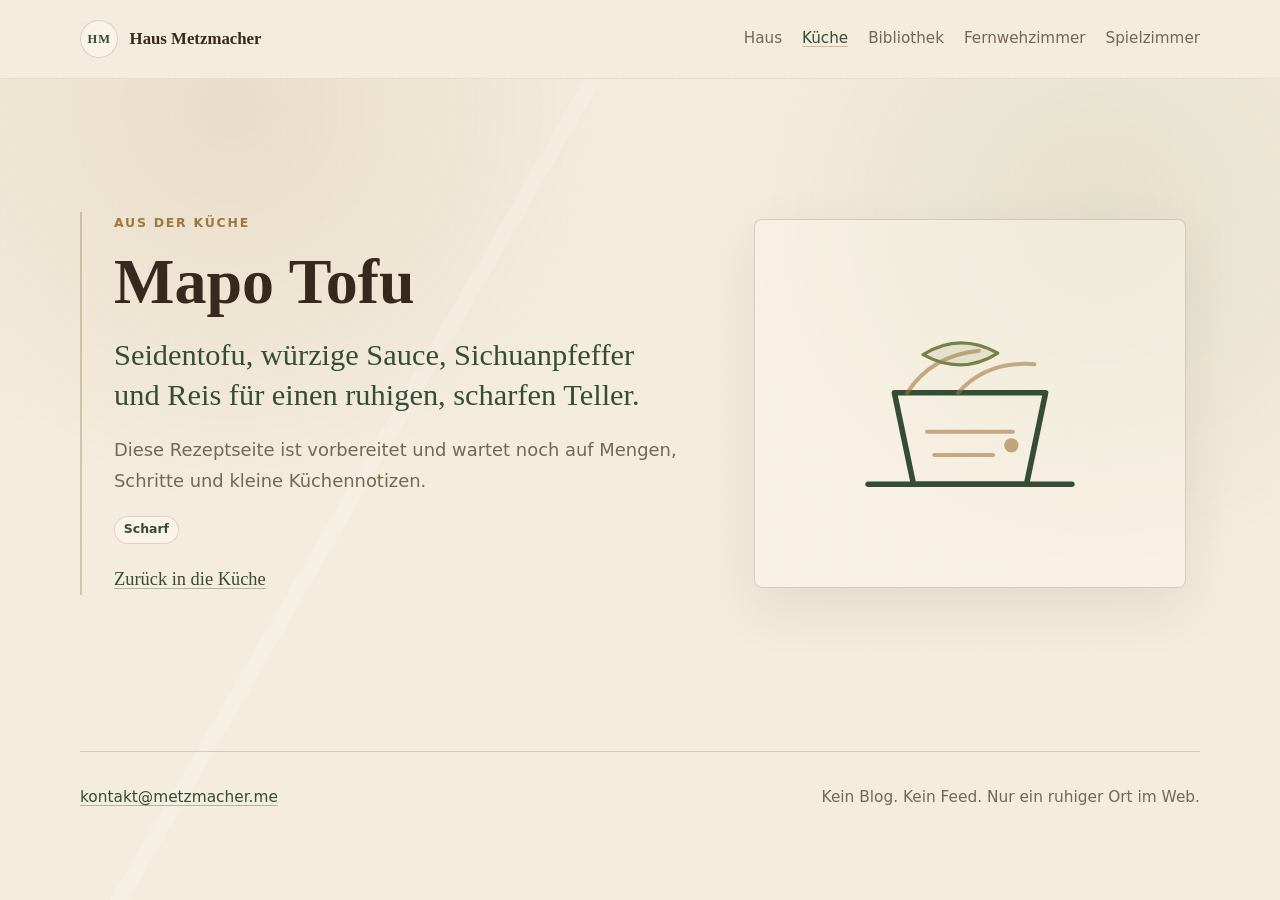
<file: kueche/mapo-tofu/index.html>
<!doctype html>
<html lang="de">
  <head>
    <meta charset="utf-8">
    <meta name="viewport" content="width=device-width, initial-scale=1">
    <meta
      name="description"
      content="Mapo Tofu im Haus Metzmacher: eine vorbereitete Rezeptnotiz in der Küche."
    >
    <title>Mapo Tofu | Die Küche | Das Haus Metzmacher</title>
    <link
      rel="icon"
      href="data:image/svg+xml,%3Csvg xmlns='http://www.w3.org/2000/svg' viewBox='0 0 64 64'%3E%3Crect width='64' height='64' rx='12' fill='%23f4ecdd'/%3E%3Cpath d='M14 31 32 16l18 15v19H14z' fill='none' stroke='%23344d34' stroke-width='5' stroke-linejoin='round'/%3E%3Cpath d='M25 50V36h14v14' fill='none' stroke='%23a0763f' stroke-width='4'/%3E%3C/svg%3E"
    >
    <link rel="stylesheet" href="/styles.css">
  </head>
  <body>
    <a class="skip-link" href="#inhalt">Zum Inhalt springen</a>

    <header class="site-header" aria-label="Kopfbereich">
      <nav class="nav" aria-label="Wegweiser im Haus">
        <a class="brand" href="/" aria-label="Zur Eingangshalle">
          <span class="brand-mark" aria-hidden="true">HM</span>
          <span>Haus Metzmacher</span>
        </a>
        <ul class="nav-list">
          <li><a href="/">Haus</a></li>
          <li><a href="/kueche/" aria-current="location">Küche</a></li>
          <li><a href="/bibliothek/">Bibliothek</a></li>
          <li><a href="/fernwehzimmer/">Fernwehzimmer</a></li>
          <li><a href="/spielzimmer/">Spielzimmer</a></li>
        </ul>
      </nav>
    </header>

    <main id="inhalt">
      <section class="hero room-hero recipe-hero section" aria-labelledby="recipe-title">
        <div class="hero-copy">
          <p class="eyebrow">Aus der Küche</p>
          <h1 id="recipe-title">Mapo Tofu</h1>
          <p class="subtitle">Seidentofu, würzige Sauce, Sichuanpfeffer und Reis für einen ruhigen, scharfen Teller.</p>
          <p>
            Diese Rezeptseite ist vorbereitet und wartet noch auf Mengen, Schritte und
            kleine Küchennotizen.
          </p>
          <ul class="recipe-meta" aria-label="Rezept-Metadaten">
            <li>Scharf</li>
          </ul>
          <p class="hero-note"><a href="/kueche/">Zurück in die Küche</a></p>
        </div>

        <div class="hero-illustration" aria-hidden="true">
          <svg viewBox="0 0 460 380" focusable="false">
            <path class="svg-line" d="M102 292h256" />
            <path class="svg-line" d="M135 177h190l-24 115H159z" />
            <path class="svg-soft" d="M151 177c20-31 50-49 90-53" />
            <path class="svg-soft" d="M215 177c24-27 56-39 96-36" />
            <path class="svg-soft" d="M176 226h108" />
            <path class="svg-soft" d="M185 255h74" />
            <circle class="svg-dot" cx="282" cy="243" r="9" />
            <path class="svg-leaf" d="M171 129c30-19 61-20 94-2-30 19-61 20-94 2z" />
          </svg>
        </div>
      </section>

    </main>

    <footer class="site-footer">
      <p><a href="mailto:kontakt@metzmacher.me">kontakt@metzmacher.me</a></p>
      <p>Kein Blog. Kein Feed. Nur ein ruhiger Ort im Web.</p>
    </footer>
  </body>
</html>
</file>
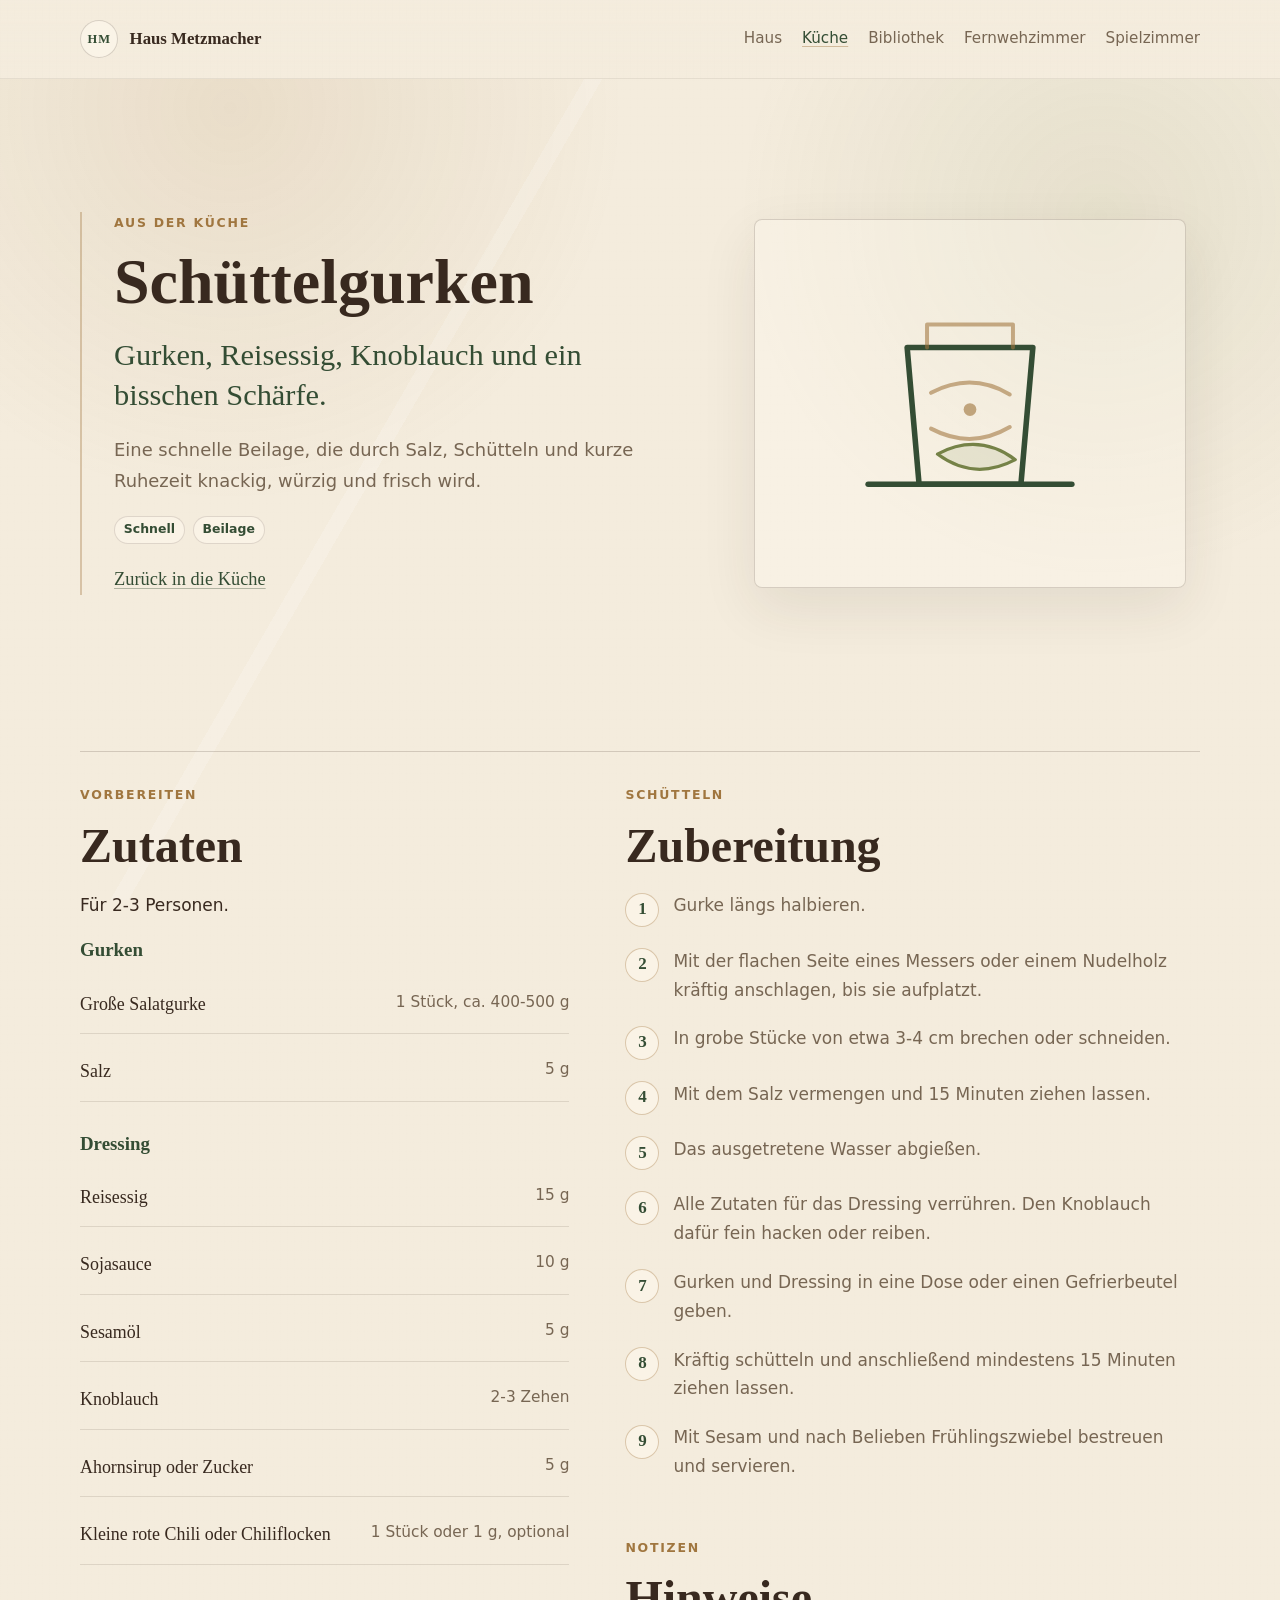
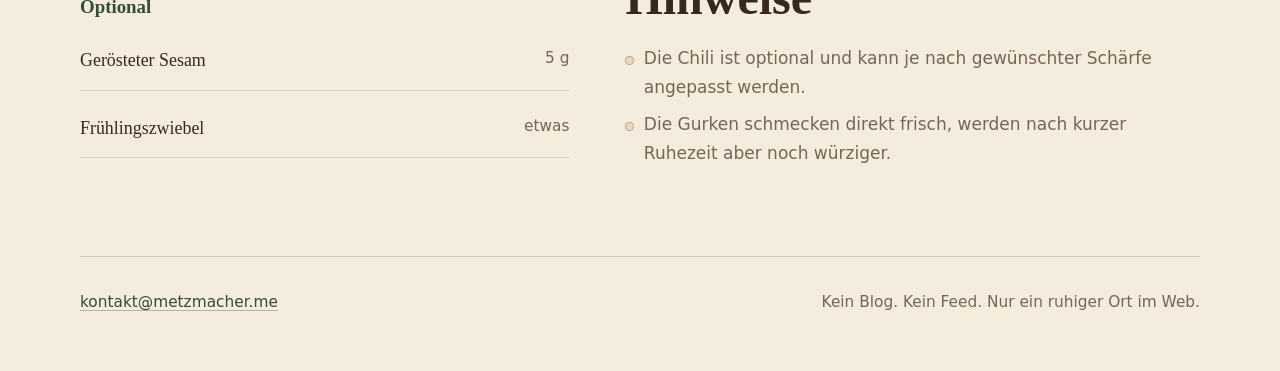
<file: kueche/schuettelgurken/index.html>
<!doctype html>
<html lang="de">
  <head>
    <meta charset="utf-8">
    <meta name="viewport" content="width=device-width, initial-scale=1">
    <meta
      name="description"
      content="Schüttelgurken im Haus Metzmacher: schnelle Gurken mit Reisessig, Sojasauce, Sesamöl, Knoblauch und Chili."
    >
    <title>Schüttelgurken | Die Küche | Das Haus Metzmacher</title>
    <link
      rel="icon"
      href="data:image/svg+xml,%3Csvg xmlns='http://www.w3.org/2000/svg' viewBox='0 0 64 64'%3E%3Crect width='64' height='64' rx='12' fill='%23f4ecdd'/%3E%3Cpath d='M14 31 32 16l18 15v19H14z' fill='none' stroke='%23344d34' stroke-width='5' stroke-linejoin='round'/%3E%3Cpath d='M25 50V36h14v14' fill='none' stroke='%23a0763f' stroke-width='4'/%3E%3C/svg%3E"
    >
    <link rel="stylesheet" href="/styles.css">
  </head>
  <body>
    <a class="skip-link" href="#inhalt">Zum Inhalt springen</a>

    <header class="site-header" aria-label="Kopfbereich">
      <nav class="nav" aria-label="Wegweiser im Haus">
        <a class="brand" href="/" aria-label="Zur Eingangshalle">
          <span class="brand-mark" aria-hidden="true">HM</span>
          <span>Haus Metzmacher</span>
        </a>
        <ul class="nav-list">
          <li><a href="/">Haus</a></li>
          <li><a href="/kueche/" aria-current="location">Küche</a></li>
          <li><a href="/bibliothek/">Bibliothek</a></li>
          <li><a href="/fernwehzimmer/">Fernwehzimmer</a></li>
          <li><a href="/spielzimmer/">Spielzimmer</a></li>
        </ul>
      </nav>
    </header>

    <main id="inhalt">
      <section class="hero room-hero recipe-hero section" aria-labelledby="recipe-title">
        <div class="hero-copy">
          <p class="eyebrow">Aus der Küche</p>
          <h1 id="recipe-title">Schüttelgurken</h1>
          <p class="subtitle">Gurken, Reisessig, Knoblauch und ein bisschen Schärfe.</p>
          <p>
            Eine schnelle Beilage, die durch Salz, Schütteln und kurze Ruhezeit knackig,
            würzig und frisch wird.
          </p>
          <ul class="recipe-meta" aria-label="Rezept-Metadaten">
            <li>Schnell</li>
            <li>Beilage</li>
          </ul>
          <p class="hero-note"><a href="/kueche/">Zurück in die Küche</a></p>
        </div>

        <div class="hero-illustration" aria-hidden="true">
          <svg viewBox="0 0 460 380" focusable="false">
            <path class="svg-line" d="M102 292h256" />
            <path class="svg-line" d="M151 120h158l-15 172H166z" />
            <path class="svg-soft" d="M176 120V91h108v29" />
            <path class="svg-soft" d="M181 177c34-18 67-17 99 2" />
            <path class="svg-soft" d="M181 222c34 18 67 17 99-2" />
            <path class="svg-leaf" d="M189 254c34-18 67-16 98 7-34 18-67 16-98-7z" />
            <circle class="svg-dot" cx="230" cy="198" r="8" />
          </svg>
        </div>
      </section>

      <section class="section room-content recipe-detail" aria-labelledby="ingredients-title">
        <div class="recipe-detail-grid">
          <div class="recipe-columns">
            <section aria-labelledby="ingredients-title">
              <div class="section-heading">
                <p class="eyebrow">Vorbereiten</p>
                <h2 id="ingredients-title">Zutaten</h2>
                <p>Für 2-3 Personen.</p>
              </div>
              <div class="ingredient-groups">
                <section class="ingredient-group" aria-labelledby="main-ingredients-title">
                  <h3 id="main-ingredients-title">Gurken</h3>
                  <ul class="ingredient-list">
                    <li><span>Große Salatgurke</span><span>1 Stück, ca. 400-500 g</span></li>
                    <li><span>Salz</span><span>5 g</span></li>
                  </ul>
                </section>

                <section class="ingredient-group" aria-labelledby="dressing-ingredients-title">
                  <h3 id="dressing-ingredients-title">Dressing</h3>
                  <ul class="ingredient-list">
                    <li><span>Reisessig</span><span>15 g</span></li>
                    <li><span>Sojasauce</span><span>10 g</span></li>
                    <li><span>Sesamöl</span><span>5 g</span></li>
                    <li><span>Knoblauch</span><span>2-3 Zehen</span></li>
                    <li><span>Ahornsirup oder Zucker</span><span>5 g</span></li>
                    <li><span>Kleine rote Chili oder Chiliflocken</span><span>1 Stück oder 1 g, optional</span></li>
                  </ul>
                </section>

                <section class="ingredient-group" aria-labelledby="topping-ingredients-title">
                  <h3 id="topping-ingredients-title">Optional</h3>
                  <ul class="ingredient-list">
                    <li><span>Gerösteter Sesam</span><span>5 g</span></li>
                    <li><span>Frühlingszwiebel</span><span>etwas</span></li>
                  </ul>
                </section>
              </div>
            </section>

            <div class="recipe-instructions">
              <section aria-labelledby="steps-title">
                <div class="section-heading">
                  <p class="eyebrow">Schütteln</p>
                  <h2 id="steps-title">Zubereitung</h2>
                </div>
                <ol class="recipe-steps">
                  <li>Gurke längs halbieren.</li>
                  <li>Mit der flachen Seite eines Messers oder einem Nudelholz kräftig anschlagen, bis sie aufplatzt.</li>
                  <li>In grobe Stücke von etwa 3-4 cm brechen oder schneiden.</li>
                  <li>Mit dem Salz vermengen und 15 Minuten ziehen lassen.</li>
                  <li>Das ausgetretene Wasser abgießen.</li>
                  <li>Alle Zutaten für das Dressing verrühren. Den Knoblauch dafür fein hacken oder reiben.</li>
                  <li>Gurken und Dressing in eine Dose oder einen Gefrierbeutel geben.</li>
                  <li>Kräftig schütteln und anschließend mindestens 15 Minuten ziehen lassen.</li>
                  <li>Mit Sesam und nach Belieben Frühlingszwiebel bestreuen und servieren.</li>
                </ol>
              </section>

              <section aria-labelledby="notes-title">
                <div class="section-heading">
                  <p class="eyebrow">Notizen</p>
                  <h2 id="notes-title">Hinweise</h2>
                </div>
                <ul class="recipe-notes">
                  <li>Die Chili ist optional und kann je nach gewünschter Schärfe angepasst werden.</li>
                  <li>Die Gurken schmecken direkt frisch, werden nach kurzer Ruhezeit aber noch würziger.</li>
                </ul>
              </section>
            </div>
          </div>
        </div>
      </section>
    </main>

    <footer class="site-footer">
      <p><a href="mailto:kontakt@metzmacher.me">kontakt@metzmacher.me</a></p>
      <p>Kein Blog. Kein Feed. Nur ein ruhiger Ort im Web.</p>
    </footer>
  </body>
</html>
</file>
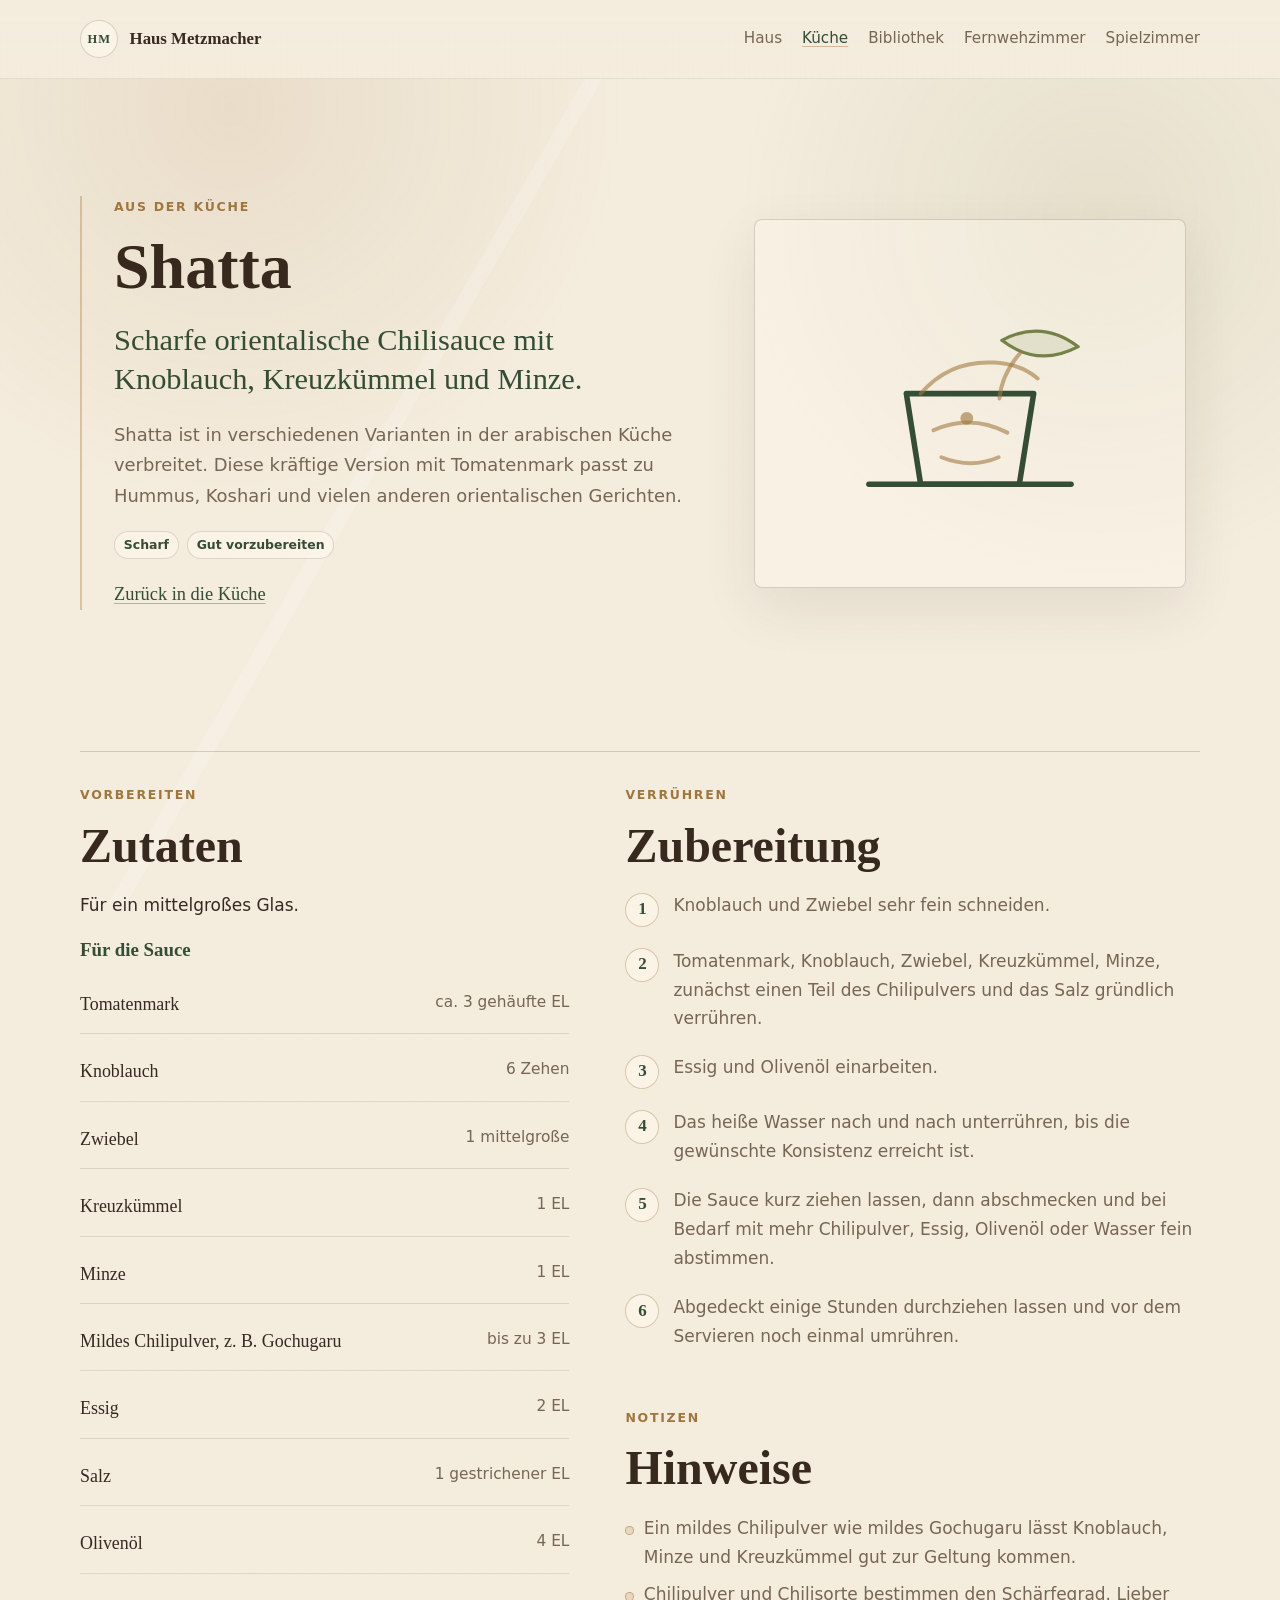
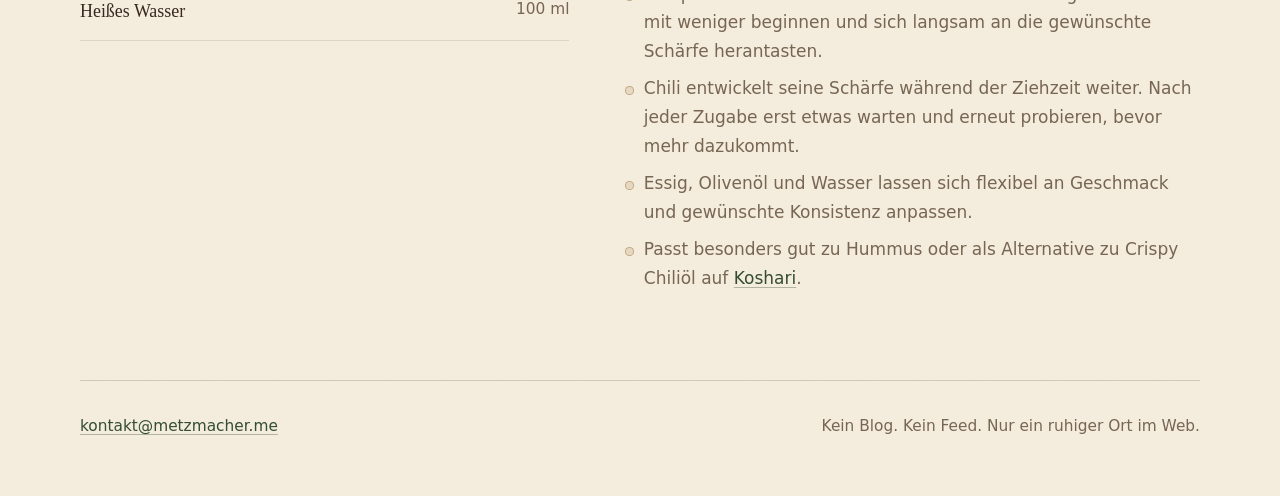
<file: kueche/shatta/index.html>
<!doctype html>
<html lang="de">
  <head>
    <meta charset="utf-8">
    <meta name="viewport" content="width=device-width, initial-scale=1">
    <meta
      name="description"
      content="Shatta im Haus Metzmacher: eine scharfe orientalische Chilisauce mit Tomatenmark, Knoblauch, Kreuzkümmel und Minze."
    >
    <title>Shatta | Die Küche | Das Haus Metzmacher</title>
    <link
      rel="icon"
      href="data:image/svg+xml,%3Csvg xmlns='http://www.w3.org/2000/svg' viewBox='0 0 64 64'%3E%3Crect width='64' height='64' rx='12' fill='%23f4ecdd'/%3E%3Cpath d='M14 31 32 16l18 15v19H14z' fill='none' stroke='%23344d34' stroke-width='5' stroke-linejoin='round'/%3E%3Cpath d='M25 50V36h14v14' fill='none' stroke='%23a0763f' stroke-width='4'/%3E%3C/svg%3E"
    >
    <link rel="stylesheet" href="/styles.css">
  </head>
  <body>
    <a class="skip-link" href="#inhalt">Zum Inhalt springen</a>

    <header class="site-header" aria-label="Kopfbereich">
      <nav class="nav" aria-label="Wegweiser im Haus">
        <a class="brand" href="/" aria-label="Zur Eingangshalle">
          <span class="brand-mark" aria-hidden="true">HM</span>
          <span>Haus Metzmacher</span>
        </a>
        <ul class="nav-list">
          <li><a href="/">Haus</a></li>
          <li><a href="/kueche/" aria-current="location">Küche</a></li>
          <li><a href="/bibliothek/">Bibliothek</a></li>
          <li><a href="/fernwehzimmer/">Fernwehzimmer</a></li>
          <li><a href="/spielzimmer/">Spielzimmer</a></li>
        </ul>
      </nav>
    </header>

    <main id="inhalt">
      <section class="hero room-hero recipe-hero section" aria-labelledby="recipe-title">
        <div class="hero-copy">
          <p class="eyebrow">Aus der Küche</p>
          <h1 id="recipe-title">Shatta</h1>
          <p class="subtitle">Scharfe orientalische Chilisauce mit Knoblauch, Kreuzkümmel und Minze.</p>
          <p>
            Shatta ist in verschiedenen Varianten in der arabischen Küche verbreitet.
            Diese kräftige Version mit Tomatenmark passt zu Hummus, Koshari und vielen
            anderen orientalischen Gerichten.
          </p>
          <ul class="recipe-meta" aria-label="Rezept-Metadaten">
            <li>Scharf</li>
            <li>Gut vorzubereiten</li>
          </ul>
          <p class="hero-note"><a href="/kueche/">Zurück in die Küche</a></p>
        </div>

        <div class="hero-illustration" aria-hidden="true">
          <svg viewBox="0 0 460 380" focusable="false">
            <path class="svg-line" d="M103 292h254" />
            <path class="svg-line" d="M150 178h160l-18 114H168z" />
            <path class="svg-soft" d="M168 178c24-28 55-41 92-39 23 1 41 8 55 20" />
            <path class="svg-soft" d="M184 224c31-14 62-13 93 3" />
            <path class="svg-soft" d="M194 258c25 10 49 10 72 0" />
            <path class="svg-leaf" d="M270 111c34-18 66-15 96 8-34 18-66 15-96-8z" />
            <path class="svg-soft" d="M294 126c-16 18-25 37-27 58" />
            <circle class="svg-dot" cx="226" cy="209" r="8" />
          </svg>
        </div>
      </section>

      <section class="section room-content recipe-detail" aria-labelledby="ingredients-title">
        <div class="recipe-detail-grid">
          <div class="recipe-columns">
            <section aria-labelledby="ingredients-title">
              <div class="section-heading">
                <p class="eyebrow">Vorbereiten</p>
                <h2 id="ingredients-title">Zutaten</h2>
                <p>Für ein mittelgroßes Glas.</p>
              </div>
              <div class="ingredient-groups">
                <section class="ingredient-group" aria-labelledby="main-ingredients-title">
                  <h3 id="main-ingredients-title">Für die Sauce</h3>
                  <ul class="ingredient-list">
                    <li><span>Tomatenmark</span><span>ca. 3 gehäufte EL</span></li>
                    <li><span>Knoblauch</span><span>6 Zehen</span></li>
                    <li><span>Zwiebel</span><span>1 mittelgroße</span></li>
                    <li><span>Kreuzkümmel</span><span>1 EL</span></li>
                    <li><span>Minze</span><span>1 EL</span></li>
                    <li><span>Mildes Chilipulver, z. B. Gochugaru</span><span>bis zu 3 EL</span></li>
                    <li><span>Essig</span><span>2 EL</span></li>
                    <li><span>Salz</span><span>1 gestrichener EL</span></li>
                    <li><span>Olivenöl</span><span>4 EL</span></li>
                    <li><span>Heißes Wasser</span><span>100 ml</span></li>
                  </ul>
                </section>
              </div>
            </section>

            <div class="recipe-instructions">
              <section aria-labelledby="steps-title">
                <div class="section-heading">
                  <p class="eyebrow">Verrühren</p>
                  <h2 id="steps-title">Zubereitung</h2>
                </div>
                <ol class="recipe-steps">
                  <li>Knoblauch und Zwiebel sehr fein schneiden.</li>
                  <li>Tomatenmark, Knoblauch, Zwiebel, Kreuzkümmel, Minze, zunächst einen Teil des Chilipulvers und das Salz gründlich verrühren.</li>
                  <li>Essig und Olivenöl einarbeiten.</li>
                  <li>Das heiße Wasser nach und nach unterrühren, bis die gewünschte Konsistenz erreicht ist.</li>
                  <li>Die Sauce kurz ziehen lassen, dann abschmecken und bei Bedarf mit mehr Chilipulver, Essig, Olivenöl oder Wasser fein abstimmen.</li>
                  <li>Abgedeckt einige Stunden durchziehen lassen und vor dem Servieren noch einmal umrühren.</li>
                </ol>
              </section>

              <section aria-labelledby="notes-title">
                <div class="section-heading">
                  <p class="eyebrow">Notizen</p>
                  <h2 id="notes-title">Hinweise</h2>
                </div>
                <ul class="recipe-notes">
                  <li>Ein mildes Chilipulver wie mildes Gochugaru lässt Knoblauch, Minze und Kreuzkümmel gut zur Geltung kommen.</li>
                  <li>Chilipulver und Chilisorte bestimmen den Schärfegrad. Lieber mit weniger beginnen und sich langsam an die gewünschte Schärfe herantasten.</li>
                  <li>Chili entwickelt seine Schärfe während der Ziehzeit weiter. Nach jeder Zugabe erst etwas warten und erneut probieren, bevor mehr dazukommt.</li>
                  <li>Essig, Olivenöl und Wasser lassen sich flexibel an Geschmack und gewünschte Konsistenz anpassen.</li>
                  <li>Passt besonders gut zu Hummus oder als Alternative zu Crispy Chiliöl auf <a href="/kueche/koshari/">Koshari</a>.</li>
                </ul>
              </section>
            </div>
          </div>
        </div>
      </section>
    </main>

    <footer class="site-footer">
      <p><a href="mailto:kontakt@metzmacher.me">kontakt@metzmacher.me</a></p>
      <p>Kein Blog. Kein Feed. Nur ein ruhiger Ort im Web.</p>
    </footer>
  </body>
</html>
</file>
<file: styles.css>
:root {
  --color-paper: #f4ecdd;
  --color-paper-deep: #eadfc9;
  --color-ink: #38291f;
  --color-muted: #776653;
  --color-olive: #758247;
  --color-green: #344d34;
  --color-bronze: #a0763f;
  --color-line: rgba(56, 41, 31, 0.18);
  --color-card: rgba(255, 250, 239, 0.66);
  --font-serif: Georgia, "Times New Roman", serif;
  --font-sans: ui-sans-serif, system-ui, -apple-system, BlinkMacSystemFont, "Segoe UI", sans-serif;
  --space-xs: 0.5rem;
  --space-sm: 0.875rem;
  --space-md: 1.25rem;
  --space-lg: 2rem;
  --space-xl: 3.5rem;
  --space-2xl: 5.5rem;
  --radius: 8px;
  --shadow-soft: 0 20px 55px rgba(56, 41, 31, 0.09);
  --max-width: 1120px;
}

* {
  box-sizing: border-box;
}

html {
  scroll-behavior: smooth;
  scroll-padding-top: 6rem;
}

body {
  min-width: 320px;
  margin: 0;
  color: var(--color-ink);
  font-family: var(--font-sans);
  font-size: 1.0625rem;
  line-height: 1.7;
  background:
    linear-gradient(rgba(244, 236, 221, 0.92), rgba(244, 236, 221, 0.92)),
    repeating-linear-gradient(90deg, rgba(56, 41, 31, 0.03) 0 1px, transparent 1px 7px),
    repeating-linear-gradient(0deg, rgba(56, 41, 31, 0.025) 0 1px, transparent 1px 9px),
    var(--color-paper);
}

body::before {
  position: fixed;
  inset: 0;
  z-index: -1;
  pointer-events: none;
  content: "";
  background:
    radial-gradient(circle at 18% 12%, rgba(160, 118, 63, 0.12), transparent 30%),
    radial-gradient(circle at 86% 24%, rgba(117, 130, 71, 0.11), transparent 28%),
    linear-gradient(120deg, transparent 0 35%, rgba(255, 255, 255, 0.18) 35% 36%, transparent 36% 100%);
}

a {
  color: var(--color-green);
  text-decoration-color: rgba(52, 77, 52, 0.35);
  text-underline-offset: 0.18em;
}

a:hover {
  color: var(--color-bronze);
}

a:focus-visible,
button:focus-visible {
  outline: 3px solid rgba(160, 118, 63, 0.55);
  outline-offset: 4px;
}

h1,
h2,
h3,
p {
  margin-top: 0;
}

h1,
h2,
h3 {
  color: var(--color-ink);
  font-family: var(--font-serif);
  font-weight: 700;
  line-height: 1.08;
}

h1 {
  max-width: 12ch;
  margin-bottom: var(--space-md);
  font-size: 5.2rem;
}

h2 {
  margin-bottom: var(--space-md);
  font-size: 3rem;
}

h3 {
  margin-bottom: var(--space-sm);
  font-size: 1.35rem;
}

p {
  margin-bottom: 0;
}

svg {
  display: block;
}

.skip-link {
  position: absolute;
  top: var(--space-sm);
  left: var(--space-sm);
  z-index: 10;
  padding: var(--space-xs) var(--space-sm);
  color: var(--color-paper);
  background: var(--color-green);
  transform: translateY(-160%);
}

.skip-link:focus {
  transform: translateY(0);
}

.site-header {
  position: sticky;
  top: 0;
  z-index: 5;
  padding: var(--space-md);
  border-bottom: 1px solid rgba(56, 41, 31, 0.08);
  background:
    linear-gradient(rgba(244, 236, 221, 0.9), rgba(244, 236, 221, 0.78)),
    repeating-linear-gradient(90deg, rgba(56, 41, 31, 0.026) 0 1px, transparent 1px 7px),
    var(--color-paper);
  backdrop-filter: blur(12px);
}

.nav {
  display: flex;
  align-items: center;
  justify-content: space-between;
  width: min(100%, var(--max-width));
  margin: 0 auto;
  gap: var(--space-md);
}

.brand {
  display: inline-flex;
  align-items: center;
  gap: 0.7rem;
  color: var(--color-ink);
  font-family: var(--font-serif);
  font-size: 1.05rem;
  font-weight: 700;
  text-decoration: none;
}

.brand-mark {
  display: grid;
  width: 2.4rem;
  height: 2.4rem;
  place-items: center;
  border: 1px solid var(--color-line);
  border-radius: 50%;
  color: var(--color-green);
  font-size: 0.78rem;
  letter-spacing: 0.08em;
  background: rgba(255, 250, 239, 0.56);
}

.nav-list {
  display: flex;
  flex-wrap: wrap;
  justify-content: flex-start;
  gap: var(--space-xs) var(--space-md);
  margin: 0;
  padding: 0;
  list-style: none;
  font-size: 0.95rem;
}

.nav-list a {
  color: var(--color-muted);
  text-decoration: none;
}

.nav-list a:hover,
.nav-list a[aria-current="page"],
.nav-list a[aria-current="location"] {
  color: var(--color-green);
}

.nav-list a[aria-current="page"],
.nav-list a[aria-current="location"] {
  text-decoration: underline;
  text-decoration-color: rgba(160, 118, 63, 0.42);
}

.section {
  width: min(calc(100% - 2rem), var(--max-width));
  margin: 0 auto;
  padding: var(--space-xl) 0;
}

.hero {
  display: grid;
  grid-template-columns: minmax(0, 1.05fr) minmax(280px, 0.8fr);
  align-items: center;
  gap: var(--space-xl);
  min-height: calc(100svh - 5rem);
  padding-top: var(--space-lg);
}

.room-hero {
  min-height: min(42rem, calc(100svh - 5rem));
}

.room-hero h1 {
  max-width: 100%;
  font-size: 4rem;
}

.hero-copy {
  position: relative;
  padding-left: var(--space-lg);
  border-left: 2px solid rgba(160, 118, 63, 0.35);
}

.hero-copy > p:not(.eyebrow, .subtitle, .hero-note) {
  max-width: 42rem;
  color: var(--color-muted);
  font-size: 1.12rem;
}

.hero-note {
  margin-top: var(--space-md);
  color: var(--color-bronze);
  font-family: var(--font-serif);
  font-size: 1.15rem;
}

.scroll-cue {
  display: inline-flex;
  align-items: center;
  gap: 0.55rem;
  margin-top: var(--space-lg);
  color: var(--color-green);
  font-size: 0.95rem;
  font-weight: 700;
  text-decoration: none;
}

.scroll-cue span {
  display: grid;
  width: 1.8rem;
  height: 1.8rem;
  place-items: center;
  border: 1px solid rgba(52, 77, 52, 0.28);
  border-radius: 50%;
  color: var(--color-bronze);
  font-size: 1.1rem;
  line-height: 1;
  background: rgba(255, 250, 239, 0.42);
}

.scroll-cue:hover span {
  border-color: rgba(160, 118, 63, 0.5);
}

.eyebrow {
  margin-bottom: var(--space-sm);
  color: var(--color-bronze);
  font-size: 0.78rem;
  font-weight: 700;
  letter-spacing: 0.14em;
  text-transform: uppercase;
}

.subtitle {
  max-width: 36rem;
  margin-bottom: var(--space-md);
  color: var(--color-green);
  font-family: var(--font-serif);
  font-size: 1.9rem;
  line-height: 1.3;
}

.hero-illustration {
  width: min(100%, 27rem);
  margin-inline: auto;
  padding: clamp(1rem, 4vw, 2rem);
  border: 1px solid var(--color-line);
  border-radius: var(--radius);
  background: rgba(255, 250, 239, 0.38);
  box-shadow: var(--shadow-soft);
}

.hero-illustration svg {
  width: 100%;
  height: auto;
}

.svg-line,
.svg-soft,
.svg-leaf,
.room-icon svg *,
.values-illustration svg * {
  fill: none;
  stroke-linecap: round;
  stroke-linejoin: round;
}

.svg-line {
  stroke: var(--color-green);
  stroke-width: 7;
}

.svg-soft {
  stroke: rgba(160, 118, 63, 0.58);
  stroke-width: 5;
}

.svg-leaf {
  fill: rgba(117, 130, 71, 0.13);
  stroke: var(--color-olive);
  stroke-width: 4;
}

.svg-dot {
  fill: rgba(160, 118, 63, 0.62);
}

.section-heading {
  max-width: 42rem;
  margin-bottom: var(--space-lg);
}

.house-intro {
  display: grid;
  grid-template-columns: minmax(0, 0.75fr) minmax(280px, 1fr);
  align-items: start;
  gap: var(--space-xl);
  border-top: 1px solid var(--color-line);
}

.intro-text {
  display: grid;
  gap: var(--space-sm);
  max-width: 42rem;
  color: var(--color-muted);
  font-family: var(--font-serif);
  font-size: 1.35rem;
  line-height: 1.5;
}

.rooms {
  border-top: 1px solid var(--color-line);
}

.room-grid {
  display: grid;
  grid-template-columns: repeat(4, minmax(0, 1fr));
  gap: var(--space-md);
}

.room-card {
  position: relative;
  overflow: hidden;
  min-height: 17rem;
  border: 1px solid var(--color-line);
  border-radius: var(--radius);
  background:
    linear-gradient(180deg, rgba(255, 250, 239, 0.7), rgba(234, 223, 201, 0.38)),
    var(--color-card);
  box-shadow: 0 10px 30px rgba(56, 41, 31, 0.06);
}

.room-link {
  position: relative;
  z-index: 1;
  display: flex;
  height: 100%;
  min-height: 17rem;
  flex-direction: column;
  padding: var(--space-lg) var(--space-lg) calc(var(--space-lg) + 2.2rem);
  color: inherit;
  text-decoration: none;
}

.room-link:focus-visible {
  outline-offset: -6px;
}

.room-card::before {
  position: absolute;
  inset: var(--space-md);
  pointer-events: none;
  content: "";
  border: 1px solid rgba(56, 41, 31, 0.12);
  border-radius: calc(var(--radius) - 2px);
}

.room-card::after {
  position: absolute;
  right: var(--space-lg);
  bottom: var(--space-lg);
  width: 0.55rem;
  height: 0.55rem;
  content: "";
  border: 1px solid rgba(160, 118, 63, 0.5);
  border-radius: 50%;
  background: rgba(160, 118, 63, 0.16);
}

.room-card p {
  color: var(--color-muted);
}

.room-kicker {
  margin-bottom: var(--space-xs);
  color: var(--color-bronze);
  font-family: var(--font-serif);
  font-size: 0.98rem;
  line-height: 1.35;
}

.room-icon {
  width: 3.3rem;
  height: 3.3rem;
  margin-bottom: var(--space-md);
  color: var(--color-green);
}

.room-icon svg {
  width: 100%;
  height: 100%;
}

.room-icon svg * {
  stroke: currentColor;
  stroke-width: 2.2;
}

.room-enter {
  position: absolute;
  left: var(--space-lg);
  bottom: var(--space-lg);
  display: inline-flex;
  align-items: center;
  gap: 0.4rem;
  color: var(--color-green);
  font-size: 0.92rem;
  font-weight: 700;
}

.room-content {
  border-top: 1px solid var(--color-line);
}

.quiet-list {
  display: grid;
  grid-template-columns: repeat(3, minmax(0, 1fr));
  gap: var(--space-md);
  margin: 0;
  padding: 0;
  list-style: none;
}

.quiet-list li,
.collection-card {
  border: 1px solid var(--color-line);
  border-radius: var(--radius);
  background:
    linear-gradient(180deg, rgba(255, 250, 239, 0.68), rgba(234, 223, 201, 0.3)),
    var(--color-card);
  box-shadow: 0 10px 30px rgba(56, 41, 31, 0.045);
}

.quiet-list li {
  padding: var(--space-md) var(--space-lg);
  color: var(--color-green);
  font-family: var(--font-serif);
  font-size: 1.3rem;
}

.collection-grid {
  display: grid;
  grid-template-columns: repeat(3, minmax(0, 1fr));
  gap: var(--space-md);
}

.library-grid {
  grid-template-columns: repeat(4, minmax(0, 1fr));
}

.collection-card {
  padding: var(--space-lg);
}

.games-section .quiet-copy {
  margin-bottom: var(--space-lg);
}

.game-card {
  min-height: 11rem;
}

.game-shelf-grid {
  display: grid;
  grid-template-columns: repeat(auto-fit, minmax(min(100%, 12rem), 1fr));
  gap: var(--space-md);
}

.game-shelf-card {
  position: relative;
  min-height: 7.5rem;
  padding: var(--space-md) var(--space-lg);
  overflow: hidden;
}

.game-shelf-card::after {
  position: absolute;
  right: 1rem;
  bottom: 0.85rem;
  width: 2.5rem;
  height: 3.2rem;
  content: "";
  border: 1px solid rgba(160, 118, 63, 0.22);
  border-radius: 3px;
  background:
    linear-gradient(rgba(117, 130, 71, 0.16), rgba(117, 130, 71, 0.16)) 0.55rem 0.8rem / 1.45rem 1px no-repeat,
    linear-gradient(rgba(160, 118, 63, 0.14), rgba(160, 118, 63, 0.14)) 0.55rem 1.3rem / 1.1rem 1px no-repeat,
    rgba(255, 250, 239, 0.42);
  transform: rotate(1.5deg);
}

.game-shelf-card h3 {
  position: relative;
  z-index: 1;
  max-width: calc(100% - 2rem);
}

.game-wish-card {
  min-height: 11.5rem;
}

.collection-card h3,
.placeholder-card h3 {
  position: relative;
  z-index: 1;
}

.collection-card p,
.quiet-copy,
.placeholder-card p {
  color: var(--color-muted);
}

.quiet-copy {
  max-width: 46rem;
  font-size: 1.12rem;
}

.placeholder-grid {
  display: grid;
  grid-template-columns: repeat(3, minmax(0, 1fr));
  gap: var(--space-md);
  margin-top: var(--space-lg);
}

.placeholder-card {
  position: relative;
  overflow: hidden;
  min-height: 12rem;
  padding: var(--space-lg) calc(var(--space-lg) + 2rem) calc(var(--space-lg) + 3.5rem) var(--space-lg);
  border: 1px dashed rgba(56, 41, 31, 0.24);
  border-radius: var(--radius);
  background:
    linear-gradient(135deg, rgba(255, 250, 239, 0.72), rgba(234, 223, 201, 0.38)),
    repeating-linear-gradient(90deg, rgba(56, 41, 31, 0.035) 0 1px, transparent 1px 10px),
    var(--color-card);
  box-shadow: 0 10px 30px rgba(56, 41, 31, 0.04);
}

.image-placeholder::after {
  position: absolute;
  right: 1rem;
  bottom: 1rem;
  width: 3.4rem;
  height: 3.4rem;
  content: "";
  border: 1px solid rgba(160, 118, 63, 0.28);
  border-radius: 50%;
  background:
    linear-gradient(45deg, transparent 46%, rgba(160, 118, 63, 0.28) 47% 53%, transparent 54%),
    linear-gradient(-45deg, transparent 46%, rgba(160, 118, 63, 0.22) 47% 53%, transparent 54%);
}

.placeholder-card::after {
  position: absolute;
  right: 1rem;
  bottom: 1rem;
  width: 2.8rem;
  height: 3.5rem;
  content: "";
  border: 1px solid rgba(160, 118, 63, 0.24);
  border-radius: 3px;
  background:
    linear-gradient(rgba(160, 118, 63, 0.16), rgba(160, 118, 63, 0.16)) 0.55rem 0.85rem / 1.7rem 1px no-repeat,
    linear-gradient(rgba(160, 118, 63, 0.12), rgba(160, 118, 63, 0.12)) 0.55rem 1.35rem / 1.35rem 1px no-repeat,
    rgba(255, 250, 239, 0.46);
  transform: rotate(2deg);
}

.placeholder-card > span,
.image-placeholder span {
  position: relative;
  z-index: 1;
  display: inline-flex;
  margin-bottom: var(--space-sm);
  color: var(--color-bronze);
  font-size: 0.76rem;
  font-weight: 700;
  letter-spacing: 0.12em;
  text-transform: uppercase;
}

.placeholder-card-image {
  display: grid;
  gap: var(--space-md);
}

.books-section .section-heading {
  margin-bottom: var(--space-md);
}

.book-grid {
  display: grid;
  grid-template-columns: repeat(4, minmax(0, 1fr));
  gap: var(--space-md);
}

.book-grid-current {
  grid-template-columns: repeat(2, minmax(0, 1fr));
}

.book-card {
  display: grid;
  grid-template-rows: auto 1fr;
  min-width: 0;
  overflow: hidden;
  border: 1px solid var(--color-line);
  border-radius: var(--radius);
  background:
    linear-gradient(180deg, rgba(255, 250, 239, 0.72), rgba(234, 223, 201, 0.34)),
    var(--color-card);
  box-shadow: 0 12px 32px rgba(56, 41, 31, 0.055);
}

.book-cover {
  display: grid;
  min-height: 13.5rem;
  place-items: center;
  padding: var(--space-md);
  border-bottom: 1px solid rgba(56, 41, 31, 0.12);
  background:
    linear-gradient(135deg, rgba(117, 130, 71, 0.08), transparent 48%),
    rgba(255, 250, 239, 0.42);
  text-decoration: none;
}

.book-cover img {
  width: min(100%, 8.5rem);
  height: 12rem;
  object-fit: cover;
  border-radius: 3px;
  box-shadow: 0 12px 24px rgba(56, 41, 31, 0.16);
}

.book-cover span {
  color: var(--color-bronze);
  font-size: 0.76rem;
  font-weight: 700;
  letter-spacing: 0.12em;
  text-transform: uppercase;
}

.book-body {
  display: flex;
  flex-direction: column;
  min-width: 0;
  padding: var(--space-md);
}

.book-owner {
  margin-bottom: var(--space-xs);
  color: var(--color-bronze);
  font-size: 0.75rem;
  font-weight: 700;
  letter-spacing: 0.12em;
  text-transform: uppercase;
}

.book-title {
  overflow-wrap: anywhere;
  font-size: 1.25rem;
}

.book-author {
  margin-top: auto;
  color: var(--color-muted);
}

.book-link {
  display: inline-flex;
  width: fit-content;
  margin-top: var(--space-md);
  font-size: 0.92rem;
  font-weight: 700;
}

.more-shelf {
  padding-bottom: var(--space-xl);
}

.more-shelf .quiet-copy {
  max-width: 44rem;
}

.shelf-link-list {
  display: flex;
  flex-wrap: wrap;
  gap: var(--space-sm);
  margin-top: var(--space-lg);
}

.shelf-link {
  display: inline-flex;
  align-items: center;
  gap: 0.45rem;
  padding: 0.72rem 0.95rem;
  border: 1px solid rgba(56, 41, 31, 0.16);
  border-radius: var(--radius);
  color: var(--color-green);
  font-size: 0.94rem;
  font-weight: 700;
  text-decoration: none;
  background:
    linear-gradient(180deg, rgba(255, 250, 239, 0.66), rgba(234, 223, 201, 0.28)),
    var(--color-card);
}

.shelf-link::after {
  content: "↗";
  color: var(--color-bronze);
  font-size: 0.9em;
  line-height: 1;
}

.shelf-link:hover {
  border-color: rgba(160, 118, 63, 0.34);
  background: rgba(255, 250, 239, 0.62);
}

.kept-books {
  padding-bottom: var(--space-2xl);
}

.kept-shelf-grid {
  display: grid;
  grid-template-columns: repeat(2, minmax(0, 1fr));
  gap: var(--space-md);
  margin-top: var(--space-lg);
}

.kept-shelf-card {
  padding: var(--space-lg);
  border: 1px solid var(--color-line);
  border-radius: var(--radius);
  background:
    linear-gradient(180deg, rgba(255, 250, 239, 0.68), rgba(234, 223, 201, 0.3)),
    var(--color-card);
  box-shadow: 0 10px 30px rgba(56, 41, 31, 0.045);
}

.kept-shelf-card ul {
  display: grid;
  gap: var(--space-sm);
  margin: var(--space-md) 0 0;
  padding: 0;
  list-style: none;
}

.kept-shelf-card li {
  position: relative;
  padding-left: 1.15rem;
  color: var(--color-muted);
}

.kept-shelf-card li::before {
  position: absolute;
  top: 0.72em;
  left: 0;
  width: 0.42rem;
  height: 0.42rem;
  content: "";
  border: 1px solid rgba(160, 118, 63, 0.5);
  border-radius: 50%;
  background: rgba(160, 118, 63, 0.16);
}

.place-card {
  display: grid;
  gap: var(--space-md);
}

.trips-section .quiet-copy {
  max-width: 44rem;
}

.trip-grid {
  display: grid;
  grid-template-columns: repeat(auto-fit, minmax(min(100%, 18rem), 1fr));
  gap: var(--space-md);
  justify-content: start;
  margin-top: var(--space-lg);
}

.recipes-section .quiet-copy {
  max-width: 44rem;
  margin-bottom: var(--space-lg);
}

.recipe-grid {
  display: grid;
  grid-template-columns: repeat(3, minmax(0, 1fr));
  gap: var(--space-md);
}

.recipe-card {
  position: relative;
  min-width: 0;
  overflow: hidden;
  border: 1px solid var(--color-line);
  border-radius: var(--radius);
  background:
    linear-gradient(180deg, rgba(255, 250, 239, 0.72), rgba(234, 223, 201, 0.34)),
    repeating-linear-gradient(0deg, rgba(56, 41, 31, 0.026) 0 1px, transparent 1px 9px),
    var(--color-card);
  box-shadow: 0 10px 30px rgba(56, 41, 31, 0.045);
}

.recipe-card::after {
  position: absolute;
  right: 1rem;
  bottom: 1rem;
  width: 2.8rem;
  height: 3.5rem;
  content: "";
  border: 1px solid rgba(160, 118, 63, 0.22);
  border-radius: 3px;
  background:
    linear-gradient(rgba(117, 130, 71, 0.18), rgba(117, 130, 71, 0.18)) 0.58rem 0.78rem / 1.45rem 1px no-repeat,
    linear-gradient(rgba(160, 118, 63, 0.14), rgba(160, 118, 63, 0.14)) 0.58rem 1.25rem / 1.7rem 1px no-repeat,
    linear-gradient(rgba(160, 118, 63, 0.12), rgba(160, 118, 63, 0.12)) 0.58rem 1.72rem / 1.15rem 1px no-repeat,
    rgba(255, 250, 239, 0.44);
  transform: rotate(1.5deg);
}

.recipe-card-quiet {
  border-style: dashed;
}

.recipe-link {
  position: relative;
  z-index: 1;
  display: flex;
  min-height: 13rem;
  flex-direction: column;
  padding: var(--space-lg) calc(var(--space-lg) + 1.6rem) var(--space-lg) var(--space-lg);
  color: inherit;
  text-decoration: none;
}

.recipe-card a.recipe-link:hover h3 {
  color: var(--color-green);
}

.recipe-category {
  margin-bottom: var(--space-sm);
  color: var(--color-bronze);
  font-size: 0.76rem;
  font-weight: 700;
  letter-spacing: 0.12em;
  text-transform: uppercase;
}

.recipe-card p:not(.recipe-category) {
  color: var(--color-muted);
}

.recipe-tags,
.recipe-meta {
  display: flex;
  flex-wrap: wrap;
  gap: var(--space-xs);
  margin: var(--space-md) 0 0;
  padding: 0;
  list-style: none;
}

.recipe-tags {
  margin-top: auto;
  padding-top: var(--space-md);
}

.recipe-card .recipe-tags {
  width: calc(100% - 3.9rem);
}

.recipe-tags li,
.recipe-meta li {
  padding: 0.34rem 0.55rem;
  border: 1px solid rgba(56, 41, 31, 0.14);
  border-radius: 999px;
  color: var(--color-green);
  font-size: 0.78rem;
  font-weight: 700;
  line-height: 1.2;
  background: rgba(255, 250, 239, 0.5);
}

.recipe-hero h1 {
  max-width: 100%;
}

.recipe-detail {
  padding-top: var(--space-lg);
  padding-bottom: var(--space-2xl);
}

.recipe-detail-grid {
  display: grid;
  gap: var(--space-md);
  align-items: start;
}

.recipe-back {
  margin-bottom: var(--space-sm);
  color: var(--color-muted);
  font-size: 0.96rem;
  font-weight: 700;
}

.recipe-columns {
  display: grid;
  grid-template-columns: minmax(18rem, 0.92fr) minmax(0, 1.08fr);
  gap: var(--space-xl);
  align-items: start;
}

.recipe-columns .section-heading {
  margin-bottom: var(--space-md);
}

.recipe-instructions {
  display: grid;
  gap: var(--space-xl);
}

.ingredient-list,
.recipe-steps,
.recipe-notes {
  margin: 0;
  padding: 0;
}

.ingredient-groups {
  display: grid;
  gap: var(--space-lg);
}

.ingredient-group h3 {
  margin-bottom: var(--space-sm);
  color: var(--color-green);
  font-size: 1.18rem;
}

.ingredient-group-note {
  margin-bottom: var(--space-sm);
  color: var(--color-muted);
  font-size: 0.96rem;
}

.ingredient-list,
.recipe-notes {
  display: grid;
  gap: var(--space-xs);
  list-style: none;
}

.ingredient-list li {
  display: grid;
  grid-template-columns: minmax(0, 1fr) auto;
  gap: var(--space-md);
  padding: var(--space-sm) 0;
  border-bottom: 1px solid rgba(56, 41, 31, 0.12);
}

.ingredient-list span:first-child {
  color: var(--color-ink);
  font-family: var(--font-serif);
  font-size: 1.12rem;
}

.ingredient-list span:last-child {
  color: var(--color-muted);
  font-size: 0.96rem;
  text-align: right;
}

.recipe-steps {
  display: grid;
  gap: var(--space-md);
  counter-reset: recipe-step;
  list-style: none;
}

.recipe-steps li {
  position: relative;
  min-height: 2.2rem;
  padding-left: 3rem;
  color: var(--color-muted);
}

.recipe-steps li::before {
  position: absolute;
  top: 0.08rem;
  left: 0;
  display: grid;
  width: 2rem;
  height: 2rem;
  place-items: center;
  counter-increment: recipe-step;
  content: counter(recipe-step);
  border: 1px solid rgba(160, 118, 63, 0.36);
  border-radius: 50%;
  color: var(--color-green);
  font-family: var(--font-serif);
  font-weight: 700;
  background: rgba(255, 250, 239, 0.54);
}

.recipe-notes li {
  position: relative;
  padding-left: 1.15rem;
  color: var(--color-muted);
}

.recipe-notes li::before {
  position: absolute;
  top: 0.72em;
  left: 0;
  width: 0.42rem;
  height: 0.42rem;
  content: "";
  border: 1px solid rgba(160, 118, 63, 0.5);
  border-radius: 50%;
  background: rgba(160, 118, 63, 0.16);
}

.trip-grid:not([data-trip-count]),
.trip-grid[data-trip-count="0"],
.trip-grid[data-trip-count="1"] {
  grid-template-columns: minmax(0, min(100%, 32rem));
}

.trip-card {
  display: grid;
  grid-template-rows: auto 1fr;
  overflow: hidden;
  border: 1px solid var(--color-line);
  border-radius: var(--radius);
  background:
    linear-gradient(180deg, rgba(255, 250, 239, 0.68), rgba(234, 223, 201, 0.3)),
    var(--color-card);
  box-shadow: 0 10px 30px rgba(56, 41, 31, 0.05);
}

.trip-media {
  position: relative;
  display: grid;
  min-height: 12rem;
  place-items: center;
  overflow: hidden;
  border-bottom: 1px solid rgba(56, 41, 31, 0.12);
  background:
    linear-gradient(135deg, rgba(117, 130, 71, 0.08), transparent 42%),
    linear-gradient(180deg, rgba(255, 250, 239, 0.82), rgba(234, 223, 201, 0.48)),
    repeating-linear-gradient(0deg, rgba(56, 41, 31, 0.028) 0 1px, transparent 1px 8px);
}

.trip-media::before {
  position: absolute;
  inset: 1rem;
  content: "";
  border: 1px solid rgba(52, 77, 52, 0.16);
  border-radius: calc(var(--radius) - 3px);
}

.trip-media img {
  width: 100%;
  height: 100%;
  min-height: 12rem;
  object-fit: cover;
}

.trip-media span {
  position: relative;
  z-index: 1;
  color: var(--color-bronze);
  font-size: 0.76rem;
  font-weight: 700;
  letter-spacing: 0.12em;
  text-transform: uppercase;
}

.trip-body {
  display: flex;
  flex-direction: column;
  padding: var(--space-lg);
}

.trip-body p {
  color: var(--color-muted);
}

.trip-date {
  margin-bottom: var(--space-sm);
  color: var(--color-bronze);
  font-size: 0.82rem;
  font-weight: 700;
  letter-spacing: 0.08em;
  text-transform: uppercase;
}

.trip-actions {
  display: flex;
  flex-wrap: wrap;
  align-items: center;
  gap: var(--space-sm) var(--space-md);
  margin-top: var(--space-md);
}

.trip-link,
.trip-video-link {
  display: inline-flex;
  align-items: center;
  width: fit-content;
  font-size: 0.92rem;
  font-weight: 700;
}

.trip-primary-link {
  padding: 0.58rem 0.82rem;
  border: 1px solid rgba(56, 41, 31, 0.16);
  border-radius: var(--radius);
  color: var(--color-green);
  text-decoration: none;
  background:
    linear-gradient(180deg, rgba(255, 250, 239, 0.66), rgba(234, 223, 201, 0.24)),
    var(--color-card);
}

.trip-primary-link:hover {
  border-color: rgba(160, 118, 63, 0.34);
}

.trip-video-link {
  padding: 0;
  border: 0;
  color: var(--color-muted);
  font: inherit;
  font-size: 0.88rem;
  text-decoration-color: rgba(119, 102, 83, 0.28);
  background: transparent;
  cursor: pointer;
}

.trip-video-link:hover {
  color: var(--color-bronze);
}

.trip-video-dialog {
  width: min(calc(100% - 2rem), 56rem);
  padding: 0;
  border: 1px solid var(--color-line);
  border-radius: var(--radius);
  color: var(--color-ink);
  background:
    linear-gradient(rgba(244, 236, 221, 0.95), rgba(244, 236, 221, 0.95)),
    repeating-linear-gradient(90deg, rgba(56, 41, 31, 0.03) 0 1px, transparent 1px 7px),
    var(--color-paper);
  box-shadow: 0 26px 80px rgba(56, 41, 31, 0.26);
}

.trip-video-dialog::backdrop {
  background: rgba(56, 41, 31, 0.42);
}

.trip-video-dialog-content {
  padding: var(--space-lg);
}

.trip-video-dialog-header {
  display: flex;
  align-items: flex-start;
  justify-content: space-between;
  gap: var(--space-md);
  margin-bottom: var(--space-md);
}

.trip-video-heading h2 {
  margin-bottom: var(--space-xs);
  font-size: 2rem;
}

.trip-video-close {
  flex: 0 0 auto;
  padding: 0.55rem 0.8rem;
  border: 1px solid rgba(56, 41, 31, 0.16);
  border-radius: var(--radius);
  color: var(--color-green);
  font: inherit;
  font-size: 0.9rem;
  font-weight: 700;
  background: rgba(255, 250, 239, 0.58);
  cursor: pointer;
}

.trip-video-close:hover {
  border-color: rgba(160, 118, 63, 0.34);
  color: var(--color-bronze);
}

.trip-video-frame {
  overflow: hidden;
  border: 1px solid rgba(56, 41, 31, 0.14);
  border-radius: calc(var(--radius) - 2px);
  aspect-ratio: 16 / 9;
  background: rgba(56, 41, 31, 0.12);
}

.trip-video-frame iframe {
  display: block;
  width: 100%;
  height: 100%;
  border: 0;
}

.wish-card {
  min-height: 13rem;
}

.image-placeholder {
  position: relative;
  display: grid;
  min-height: 9rem;
  place-items: center;
  overflow: hidden;
  border: 1px solid rgba(56, 41, 31, 0.16);
  border-radius: calc(var(--radius) - 2px);
  background:
    linear-gradient(135deg, rgba(117, 130, 71, 0.08), transparent 42%),
    linear-gradient(180deg, rgba(255, 250, 239, 0.82), rgba(234, 223, 201, 0.48)),
    repeating-linear-gradient(0deg, rgba(56, 41, 31, 0.028) 0 1px, transparent 1px 8px);
}

.image-placeholder::before {
  position: absolute;
  inset: 1rem;
  content: "";
  border: 1px solid rgba(52, 77, 52, 0.18);
  border-radius: calc(var(--radius) - 3px);
}

.about {
  padding-bottom: var(--space-2xl);
  border-top: 1px solid var(--color-line);
}

.about-note {
  display: grid;
  grid-template-columns: minmax(0, 0.9fr) minmax(260px, 0.56fr);
  align-items: center;
  gap: var(--space-lg);
  max-width: 62rem;
  padding: var(--space-lg);
  border-left: 4px solid rgba(117, 130, 71, 0.45);
  background: rgba(255, 250, 239, 0.36);
}

.about-copy p:last-child {
  color: var(--color-muted);
  font-size: 1.18rem;
}

.about-copy p + p {
  margin-top: var(--space-sm);
}

.values-illustration {
  padding: var(--space-md);
  border: 1px solid rgba(56, 41, 31, 0.14);
  border-radius: var(--radius);
  background:
    linear-gradient(180deg, rgba(255, 250, 239, 0.72), rgba(234, 223, 201, 0.38)),
    var(--color-card);
  box-shadow: 0 16px 38px rgba(56, 41, 31, 0.08);
}

.values-illustration svg {
  width: 100%;
  height: auto;
  color: var(--color-green);
}

.values-illustration .svg-line {
  stroke-width: 5;
}

.values-illustration .svg-soft {
  stroke-width: 4;
}

.values-illustration .svg-leaf {
  stroke-width: 3;
}

.site-footer {
  display: flex;
  flex-wrap: wrap;
  justify-content: space-between;
  gap: var(--space-sm) var(--space-lg);
  width: min(calc(100% - 2rem), var(--max-width));
  margin: 0 auto;
  padding: var(--space-lg) 0 var(--space-xl);
  border-top: 1px solid var(--color-line);
  color: var(--color-muted);
  font-size: 0.96rem;
}

@media (max-width: 920px) {
  h1 {
    max-width: 100%;
    font-size: 4.2rem;
  }

  h2 {
    font-size: 2.55rem;
  }

  .hero,
  .house-intro,
  .about-note {
    grid-template-columns: 1fr;
  }

  .hero {
    min-height: auto;
  }

  .hero-illustration {
    width: min(100%, 23rem);
  }

  .room-grid {
    grid-template-columns: repeat(2, minmax(0, 1fr));
  }

  .quiet-list,
  .collection-grid,
  .library-grid,
  .placeholder-grid,
  .book-grid,
  .book-grid-current,
  .recipe-grid,
  .kept-shelf-grid,
  .trip-grid,
  .game-shelf-grid,
  .recipe-detail-grid,
  .recipe-columns {
    grid-template-columns: 1fr;
  }

}

@media (max-width: 640px) {
  body {
    font-size: 1rem;
  }

  h1 {
    font-size: 3.15rem;
  }

  .room-hero h1 {
    font-size: 2.45rem;
  }

  h2 {
    font-size: 2.15rem;
  }

  .subtitle {
    font-size: 1.45rem;
  }

  .hero-copy > p:not(.eyebrow, .subtitle, .hero-note),
  .about-copy p:last-child {
    font-size: 1.04rem;
  }

  .site-header {
    padding: var(--space-sm) var(--space-md);
  }

  .nav {
    align-items: flex-start;
    flex-direction: column;
  }

  .nav-list {
    display: grid;
    grid-template-columns: repeat(3, max-content);
    width: 100%;
    justify-content: flex-start;
  }

  .section {
    width: min(calc(100% - 1.25rem), var(--max-width));
    padding: var(--space-xl) 0;
  }

  .hero-copy {
    padding-left: var(--space-md);
  }

  .recipe-meta {
    display: grid;
    grid-template-columns: repeat(2, max-content);
  }

  .about-note {
    padding: var(--space-md);
  }

  .room-grid {
    grid-template-columns: 1fr;
  }

  .room-card {
    min-height: auto;
  }

  .room-link {
    min-height: auto;
  }

  .site-footer {
    width: min(calc(100% - 1.25rem), var(--max-width));
    flex-direction: column;
  }

  .trip-video-dialog-header {
    flex-direction: column;
  }

  .trip-video-close {
    width: fit-content;
  }

  .ingredient-list li {
    grid-template-columns: 1fr;
    gap: 0.15rem;
  }

  .ingredient-list span:last-child {
    text-align: left;
  }
}
</file>
